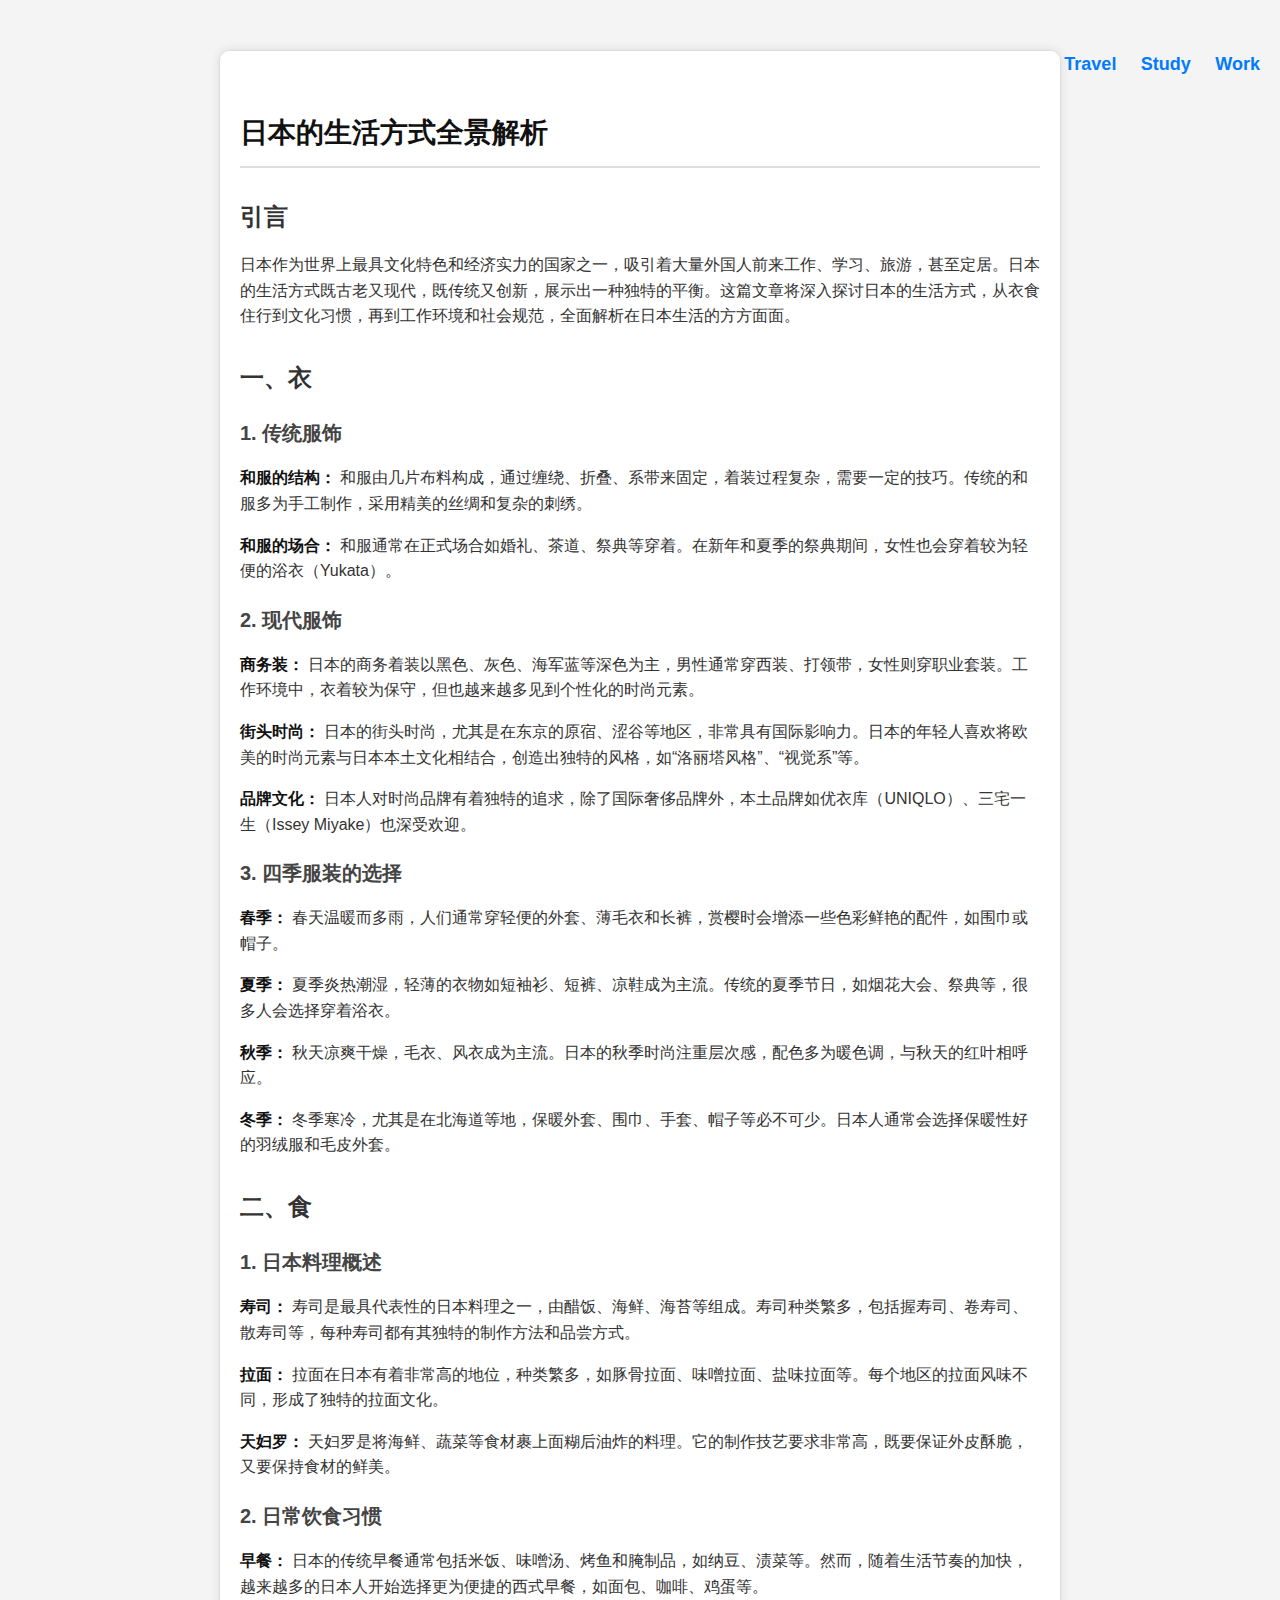
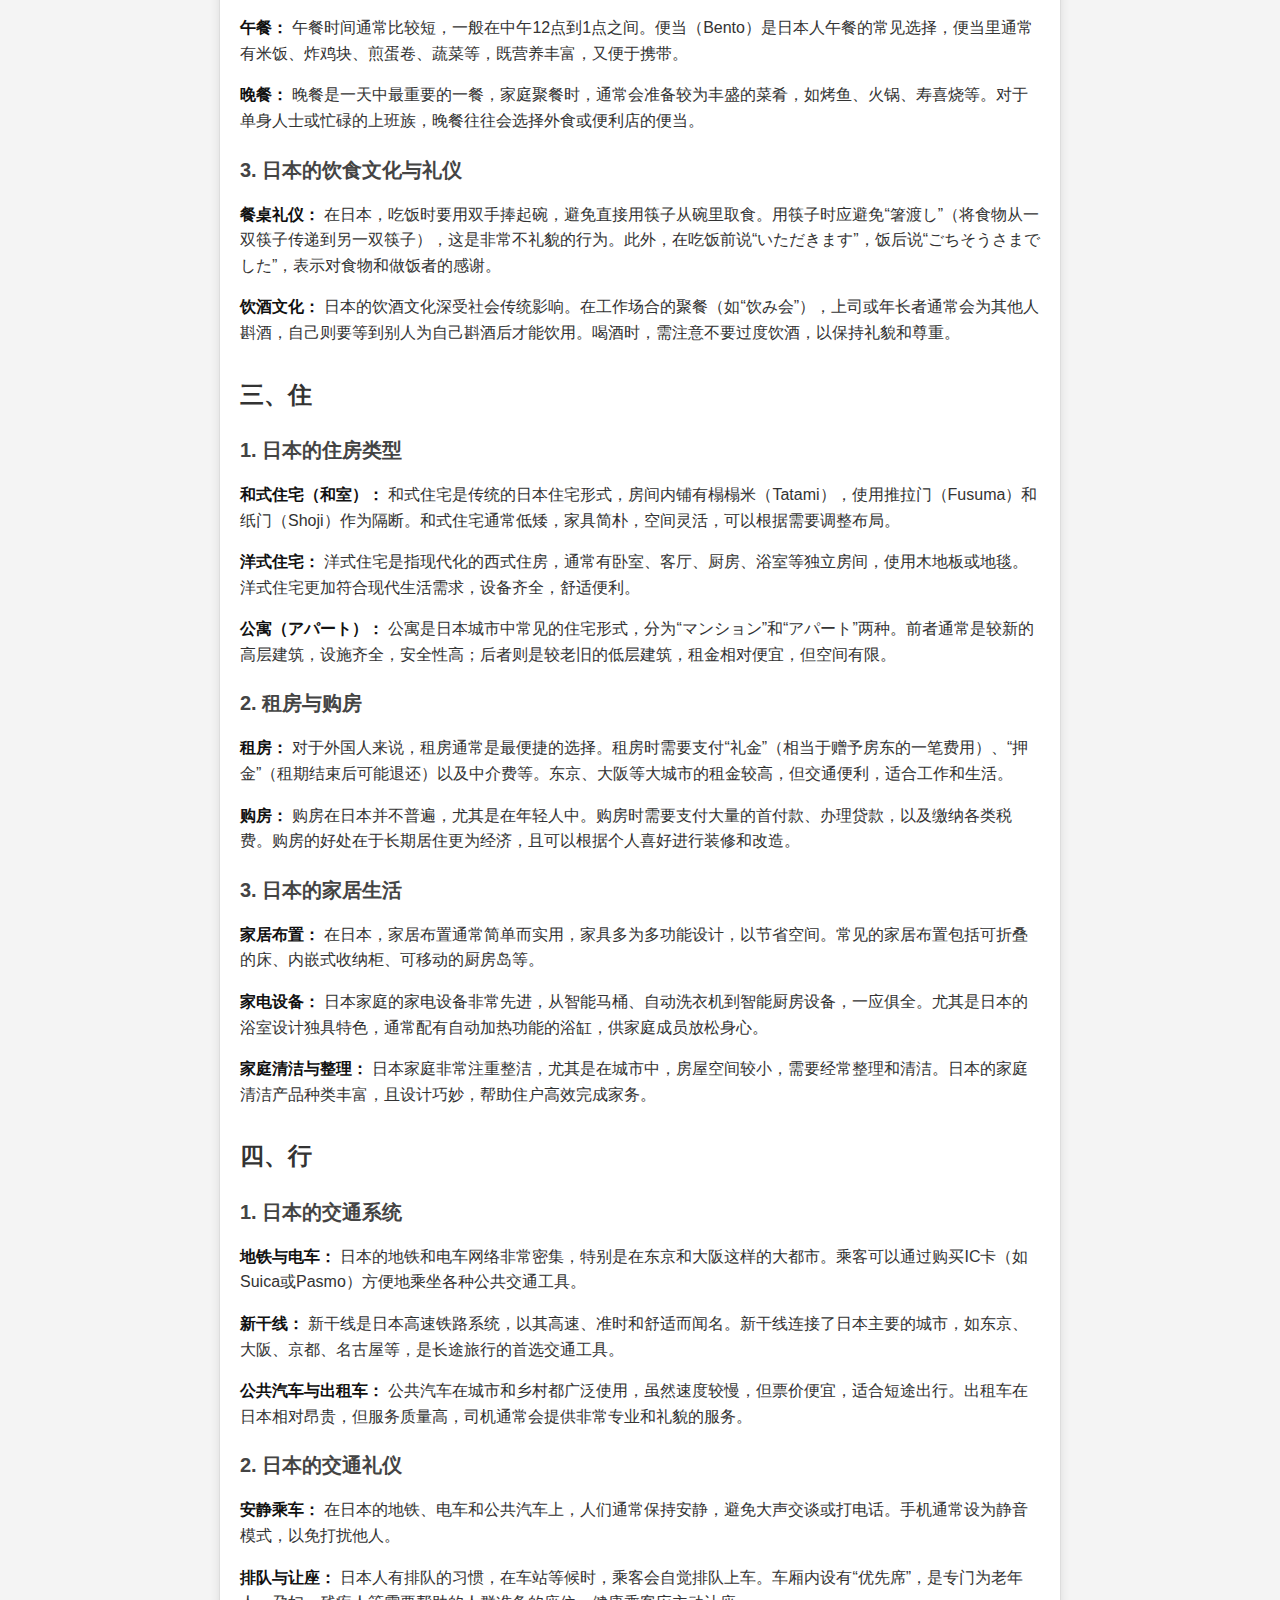
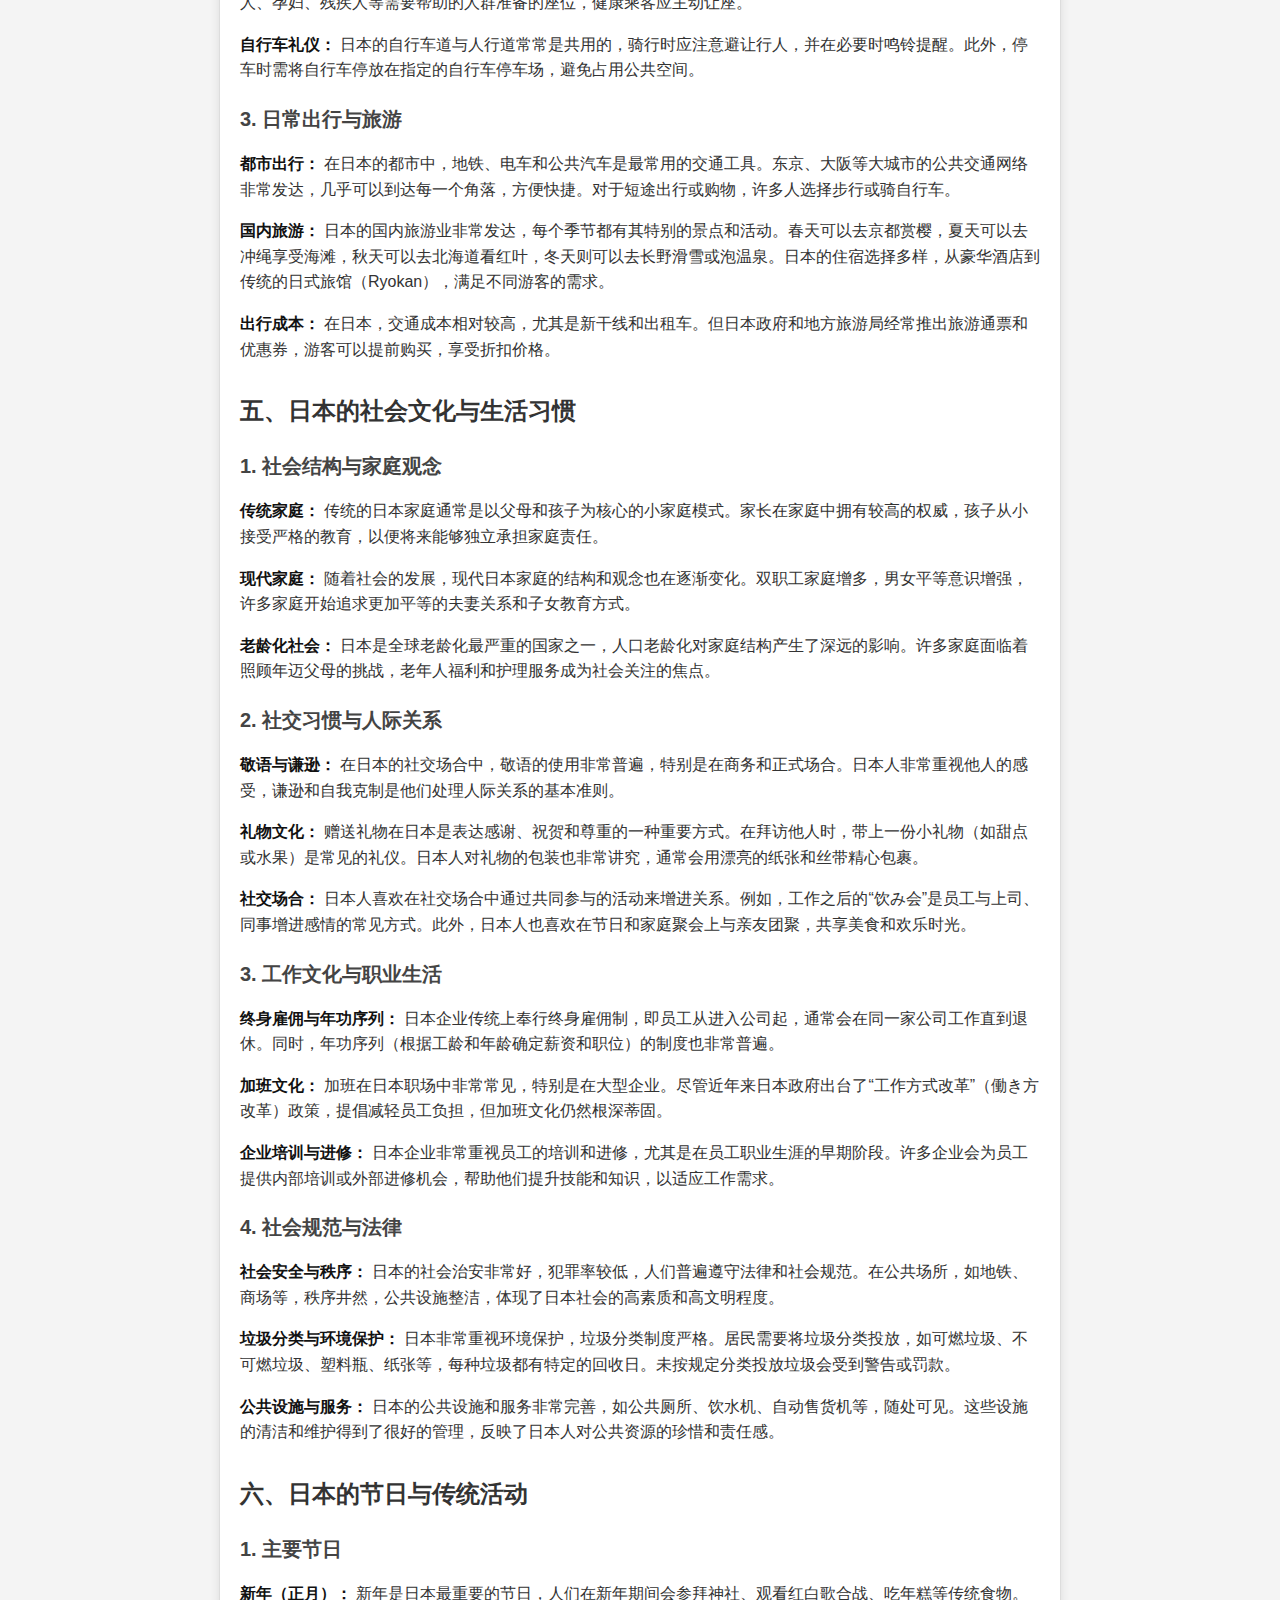
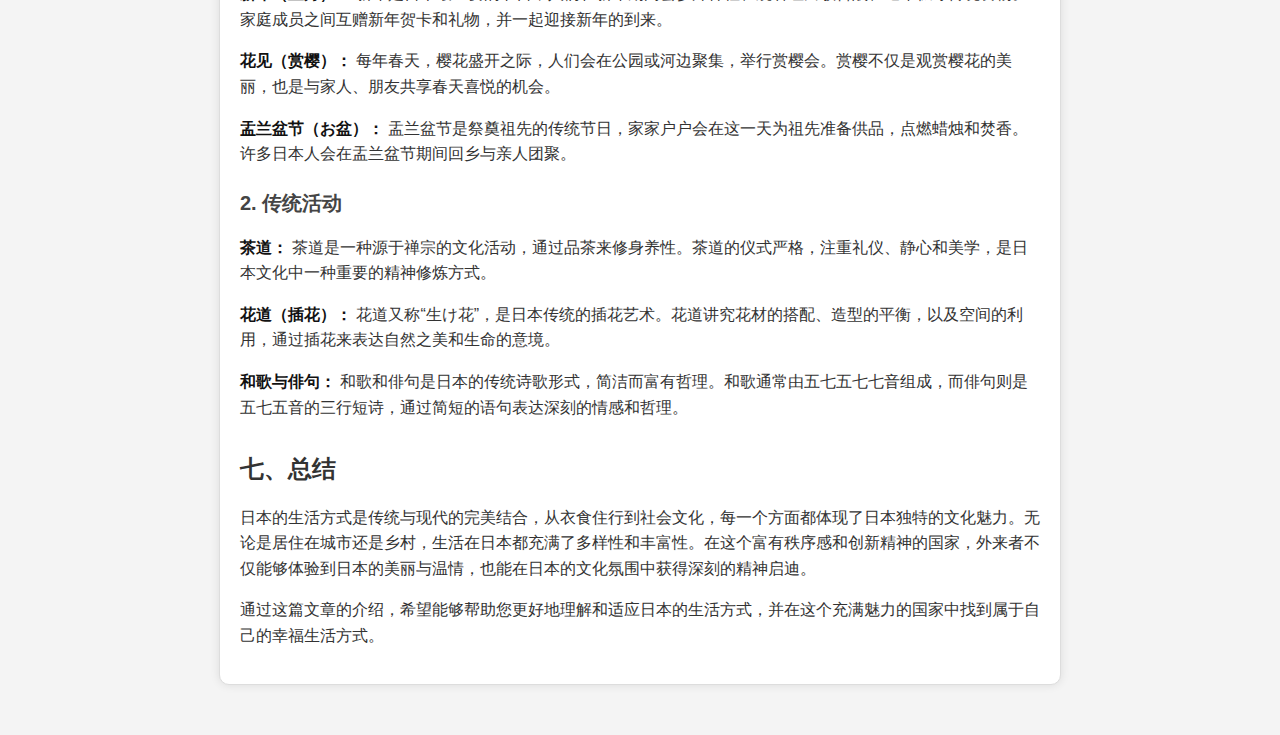
<file: life.html>
<!DOCTYPE html>
<html lang="en">
<head>
    <meta charset="UTF-8">
    <meta name="viewport" content="width=device-width, initial-scale=1.0">
    <title>Life in Japan</title>
    <link rel="stylesheet" href="life style.css"> <!-- 引用外部CSS文件 -->
</head>
<body>
    <nav>
        <ul>
            <li><a href="travel.html">Travel</a></li>
            <li><a href="study.html">Study</a></li>
            <li><a href="work.html">Work</a></li>
        </ul>
    </nav>
<body>
    <section class="section-content">
        <h2>日本的生活方式全景解析</h2>
        <h3>引言</h3>
        <p>日本作为世界上最具文化特色和经济实力的国家之一，吸引着大量外国人前来工作、学习、旅游，甚至定居。日本的生活方式既古老又现代，既传统又创新，展示出一种独特的平衡。这篇文章将深入探讨日本的生活方式，从衣食住行到文化习惯，再到工作环境和社会规范，全面解析在日本生活的方方面面。</p>

        <h3>一、衣</h3>
        <h4>1. 传统服饰</h4>
        <p><strong>和服的结构：</strong> 和服由几片布料构成，通过缠绕、折叠、系带来固定，着装过程复杂，需要一定的技巧。传统的和服多为手工制作，采用精美的丝绸和复杂的刺绣。</p>
        <p><strong>和服的场合：</strong> 和服通常在正式场合如婚礼、茶道、祭典等穿着。在新年和夏季的祭典期间，女性也会穿着较为轻便的浴衣（Yukata）。</p>

        <h4>2. 现代服饰</h4>
        <p><strong>商务装：</strong> 日本的商务着装以黑色、灰色、海军蓝等深色为主，男性通常穿西装、打领带，女性则穿职业套装。工作环境中，衣着较为保守，但也越来越多见到个性化的时尚元素。</p>
        <p><strong>街头时尚：</strong> 日本的街头时尚，尤其是在东京的原宿、涩谷等地区，非常具有国际影响力。日本的年轻人喜欢将欧美的时尚元素与日本本土文化相结合，创造出独特的风格，如“洛丽塔风格”、“视觉系”等。</p>
        <p><strong>品牌文化：</strong> 日本人对时尚品牌有着独特的追求，除了国际奢侈品牌外，本土品牌如优衣库（UNIQLO）、三宅一生（Issey Miyake）也深受欢迎。</p>

        <h4>3. 四季服装的选择</h4>
        <p><strong>春季：</strong> 春天温暖而多雨，人们通常穿轻便的外套、薄毛衣和长裤，赏樱时会增添一些色彩鲜艳的配件，如围巾或帽子。</p>
        <p><strong>夏季：</strong> 夏季炎热潮湿，轻薄的衣物如短袖衫、短裤、凉鞋成为主流。传统的夏季节日，如烟花大会、祭典等，很多人会选择穿着浴衣。</p>
        <p><strong>秋季：</strong> 秋天凉爽干燥，毛衣、风衣成为主流。日本的秋季时尚注重层次感，配色多为暖色调，与秋天的红叶相呼应。</p>
        <p><strong>冬季：</strong> 冬季寒冷，尤其是在北海道等地，保暖外套、围巾、手套、帽子等必不可少。日本人通常会选择保暖性好的羽绒服和毛皮外套。</p>

        <h3>二、食</h3>
        <h4>1. 日本料理概述</h4>
        <p><strong>寿司：</strong> 寿司是最具代表性的日本料理之一，由醋饭、海鲜、海苔等组成。寿司种类繁多，包括握寿司、卷寿司、散寿司等，每种寿司都有其独特的制作方法和品尝方式。</p>
        <p><strong>拉面：</strong> 拉面在日本有着非常高的地位，种类繁多，如豚骨拉面、味噌拉面、盐味拉面等。每个地区的拉面风味不同，形成了独特的拉面文化。</p>
        <p><strong>天妇罗：</strong> 天妇罗是将海鲜、蔬菜等食材裹上面糊后油炸的料理。它的制作技艺要求非常高，既要保证外皮酥脆，又要保持食材的鲜美。</p>

        <h4>2. 日常饮食习惯</h4>
        <p><strong>早餐：</strong> 日本的传统早餐通常包括米饭、味噌汤、烤鱼和腌制品，如纳豆、渍菜等。然而，随着生活节奏的加快，越来越多的日本人开始选择更为便捷的西式早餐，如面包、咖啡、鸡蛋等。</p>
        <p><strong>午餐：</strong> 午餐时间通常比较短，一般在中午12点到1点之间。便当（Bento）是日本人午餐的常见选择，便当里通常有米饭、炸鸡块、煎蛋卷、蔬菜等，既营养丰富，又便于携带。</p>
        <p><strong>晚餐：</strong> 晚餐是一天中最重要的一餐，家庭聚餐时，通常会准备较为丰盛的菜肴，如烤鱼、火锅、寿喜烧等。对于单身人士或忙碌的上班族，晚餐往往会选择外食或便利店的便当。</p>

        <h4>3. 日本的饮食文化与礼仪</h4>
        <p><strong>餐桌礼仪：</strong> 在日本，吃饭时要用双手捧起碗，避免直接用筷子从碗里取食。用筷子时应避免“箸渡し”（将食物从一双筷子传递到另一双筷子），这是非常不礼貌的行为。此外，在吃饭前说“いただきます”，饭后说“ごちそうさまでした”，表示对食物和做饭者的感谢。</p>
        <p><strong>饮酒文化：</strong> 日本的饮酒文化深受社会传统影响。在工作场合的聚餐（如“饮み会”），上司或年长者通常会为其他人斟酒，自己则要等到别人为自己斟酒后才能饮用。喝酒时，需注意不要过度饮酒，以保持礼貌和尊重。</p>

        <h3>三、住</h3>
        <h4>1. 日本的住房类型</h4>
        <p><strong>和式住宅（和室）：</strong> 和式住宅是传统的日本住宅形式，房间内铺有榻榻米（Tatami），使用推拉门（Fusuma）和纸门（Shoji）作为隔断。和式住宅通常低矮，家具简朴，空间灵活，可以根据需要调整布局。</p>
        <p><strong>洋式住宅：</strong> 洋式住宅是指现代化的西式住房，通常有卧室、客厅、厨房、浴室等独立房间，使用木地板或地毯。洋式住宅更加符合现代生活需求，设备齐全，舒适便利。</p>
        <p><strong>公寓（アパート）：</strong> 公寓是日本城市中常见的住宅形式，分为“マンション”和“アパート”两种。前者通常是较新的高层建筑，设施齐全，安全性高；后者则是较老旧的低层建筑，租金相对便宜，但空间有限。</p>

        <h4>2. 租房与购房</h4>
        <p><strong>租房：</strong> 对于外国人来说，租房通常是最便捷的选择。租房时需要支付“礼金”（相当于赠予房东的一笔费用）、“押金”（租期结束后可能退还）以及中介费等。东京、大阪等大城市的租金较高，但交通便利，适合工作和生活。</p>
        <p><strong>购房：</strong> 购房在日本并不普遍，尤其是在年轻人中。购房时需要支付大量的首付款、办理贷款，以及缴纳各类税费。购房的好处在于长期居住更为经济，且可以根据个人喜好进行装修和改造。</p>

        <h4>3. 日本的家居生活</h4>
        <p><strong>家居布置：</strong> 在日本，家居布置通常简单而实用，家具多为多功能设计，以节省空间。常见的家居布置包括可折叠的床、内嵌式收纳柜、可移动的厨房岛等。</p>
        <p><strong>家电设备：</strong> 日本家庭的家电设备非常先进，从智能马桶、自动洗衣机到智能厨房设备，一应俱全。尤其是日本的浴室设计独具特色，通常配有自动加热功能的浴缸，供家庭成员放松身心。</p>
        <p><strong>家庭清洁与整理：</strong> 日本家庭非常注重整洁，尤其是在城市中，房屋空间较小，需要经常整理和清洁。日本的家庭清洁产品种类丰富，且设计巧妙，帮助住户高效完成家务。</p>

       <h3>四、行</h3>
        <h4>1. 日本的交通系统</h4>
        <p><strong>地铁与电车：</strong> 日本的地铁和电车网络非常密集，特别是在东京和大阪这样的大都市。乘客可以通过购买IC卡（如Suica或Pasmo）方便地乘坐各种公共交通工具。</p>
        <p><strong>新干线：</strong> 新干线是日本高速铁路系统，以其高速、准时和舒适而闻名。新干线连接了日本主要的城市，如东京、大阪、京都、名古屋等，是长途旅行的首选交通工具。</p>
        <p><strong>公共汽车与出租车：</strong> 公共汽车在城市和乡村都广泛使用，虽然速度较慢，但票价便宜，适合短途出行。出租车在日本相对昂贵，但服务质量高，司机通常会提供非常专业和礼貌的服务。</p>

        <h4>2. 日本的交通礼仪</h4>
        <p><strong>安静乘车：</strong> 在日本的地铁、电车和公共汽车上，人们通常保持安静，避免大声交谈或打电话。手机通常设为静音模式，以免打扰他人。</p>
        <p><strong>排队与让座：</strong> 日本人有排队的习惯，在车站等候时，乘客会自觉排队上车。车厢内设有“优先席”，是专门为老年人、孕妇、残疾人等需要帮助的人群准备的座位，健康乘客应主动让座。</p>
        <p><strong>自行车礼仪：</strong> 日本的自行车道与人行道常常是共用的，骑行时应注意避让行人，并在必要时鸣铃提醒。此外，停车时需将自行车停放在指定的自行车停车场，避免占用公共空间。</p>

        <h4>3. 日常出行与旅游</h4>
        <p><strong>都市出行：</strong> 在日本的都市中，地铁、电车和公共汽车是最常用的交通工具。东京、大阪等大城市的公共交通网络非常发达，几乎可以到达每一个角落，方便快捷。对于短途出行或购物，许多人选择步行或骑自行车。</p>
        <p><strong>国内旅游：</strong> 日本的国内旅游业非常发达，每个季节都有其特别的景点和活动。春天可以去京都赏樱，夏天可以去冲绳享受海滩，秋天可以去北海道看红叶，冬天则可以去长野滑雪或泡温泉。日本的住宿选择多样，从豪华酒店到传统的日式旅馆（Ryokan），满足不同游客的需求。</p>
        <p><strong>出行成本：</strong> 在日本，交通成本相对较高，尤其是新干线和出租车。但日本政府和地方旅游局经常推出旅游通票和优惠券，游客可以提前购买，享受折扣价格。</p>

        <h3>五、日本的社会文化与生活习惯</h3>
        <h4>1. 社会结构与家庭观念</h4>
        <p><strong>传统家庭：</strong> 传统的日本家庭通常是以父母和孩子为核心的小家庭模式。家长在家庭中拥有较高的权威，孩子从小接受严格的教育，以便将来能够独立承担家庭责任。</p>
        <p><strong>现代家庭：</strong> 随着社会的发展，现代日本家庭的结构和观念也在逐渐变化。双职工家庭增多，男女平等意识增强，许多家庭开始追求更加平等的夫妻关系和子女教育方式。</p>
        <p><strong>老龄化社会：</strong> 日本是全球老龄化最严重的国家之一，人口老龄化对家庭结构产生了深远的影响。许多家庭面临着照顾年迈父母的挑战，老年人福利和护理服务成为社会关注的焦点。</p>

        <h4>2. 社交习惯与人际关系</h4>
        <p><strong>敬语与谦逊：</strong> 在日本的社交场合中，敬语的使用非常普遍，特别是在商务和正式场合。日本人非常重视他人的感受，谦逊和自我克制是他们处理人际关系的基本准则。</p>
        <p><strong>礼物文化：</strong> 赠送礼物在日本是表达感谢、祝贺和尊重的一种重要方式。在拜访他人时，带上一份小礼物（如甜点或水果）是常见的礼仪。日本人对礼物的包装也非常讲究，通常会用漂亮的纸张和丝带精心包裹。</p>
        <p><strong>社交场合：</strong> 日本人喜欢在社交场合中通过共同参与的活动来增进关系。例如，工作之后的“饮み会”是员工与上司、同事增进感情的常见方式。此外，日本人也喜欢在节日和家庭聚会上与亲友团聚，共享美食和欢乐时光。</p>

        <h4>3. 工作文化与职业生活</h4>
        <p><strong>终身雇佣与年功序列：</strong> 日本企业传统上奉行终身雇佣制，即员工从进入公司起，通常会在同一家公司工作直到退休。同时，年功序列（根据工龄和年龄确定薪资和职位）的制度也非常普遍。</p>
        <p><strong>加班文化：</strong> 加班在日本职场中非常常见，特别是在大型企业。尽管近年来日本政府出台了“工作方式改革”（働き方改革）政策，提倡减轻员工负担，但加班文化仍然根深蒂固。</p>
        <p><strong>企业培训与进修：</strong> 日本企业非常重视员工的培训和进修，尤其是在员工职业生涯的早期阶段。许多企业会为员工提供内部培训或外部进修机会，帮助他们提升技能和知识，以适应工作需求。</p>

        <h4>4. 社会规范与法律</h4>
        <p><strong>社会安全与秩序：</strong> 日本的社会治安非常好，犯罪率较低，人们普遍遵守法律和社会规范。在公共场所，如地铁、商场等，秩序井然，公共设施整洁，体现了日本社会的高素质和高文明程度。</p>
        <p><strong>垃圾分类与环境保护：</strong> 日本非常重视环境保护，垃圾分类制度严格。居民需要将垃圾分类投放，如可燃垃圾、不可燃垃圾、塑料瓶、纸张等，每种垃圾都有特定的回收日。未按规定分类投放垃圾会受到警告或罚款。</p>
        <p><strong>公共设施与服务：</strong> 日本的公共设施和服务非常完善，如公共厕所、饮水机、自动售货机等，随处可见。这些设施的清洁和维护得到了很好的管理，反映了日本人对公共资源的珍惜和责任感。</p>

        <h3>六、日本的节日与传统活动</h3>
        <h4>1. 主要节日</h4>
        <p><strong>新年（正月）：</strong> 新年是日本最重要的节日，人们在新年期间会参拜神社、观看红白歌合战、吃年糕等传统食物。家庭成员之间互赠新年贺卡和礼物，并一起迎接新年的到来。</p>
        <p><strong>花见（赏樱）：</strong> 每年春天，樱花盛开之际，人们会在公园或河边聚集，举行赏樱会。赏樱不仅是观赏樱花的美丽，也是与家人、朋友共享春天喜悦的机会。</p>
        <p><strong>盂兰盆节（お盆）：</strong> 盂兰盆节是祭奠祖先的传统节日，家家户户会在这一天为祖先准备供品，点燃蜡烛和焚香。许多日本人会在盂兰盆节期间回乡与亲人团聚。</p>

        <h4>2. 传统活动</h4>
        <p><strong>茶道：</strong> 茶道是一种源于禅宗的文化活动，通过品茶来修身养性。茶道的仪式严格，注重礼仪、静心和美学，是日本文化中一种重要的精神修炼方式。</p>
        <p><strong>花道（插花）：</strong> 花道又称“生け花”，是日本传统的插花艺术。花道讲究花材的搭配、造型的平衡，以及空间的利用，通过插花来表达自然之美和生命的意境。</p>
        <p><strong>和歌与俳句：</strong> 和歌和俳句是日本的传统诗歌形式，简洁而富有哲理。和歌通常由五七五七七音组成，而俳句则是五七五音的三行短诗，通过简短的语句表达深刻的情感和哲理。</p>

        <h3>七、总结</h3>
        <p>日本的生活方式是传统与现代的完美结合，从衣食住行到社会文化，每一个方面都体现了日本独特的文化魅力。无论是居住在城市还是乡村，生活在日本都充满了多样性和丰富性。在这个富有秩序感和创新精神的国家，外来者不仅能够体验到日本的美丽与温情，也能在日本的文化氛围中获得深刻的精神启迪。</p>
        <p>通过这篇文章的介绍，希望能够帮助您更好地理解和适应日本的生活方式，并在这个充满魅力的国家中找到属于自己的幸福生活方式。</p>
    </section>
</body>
</html>
</file>
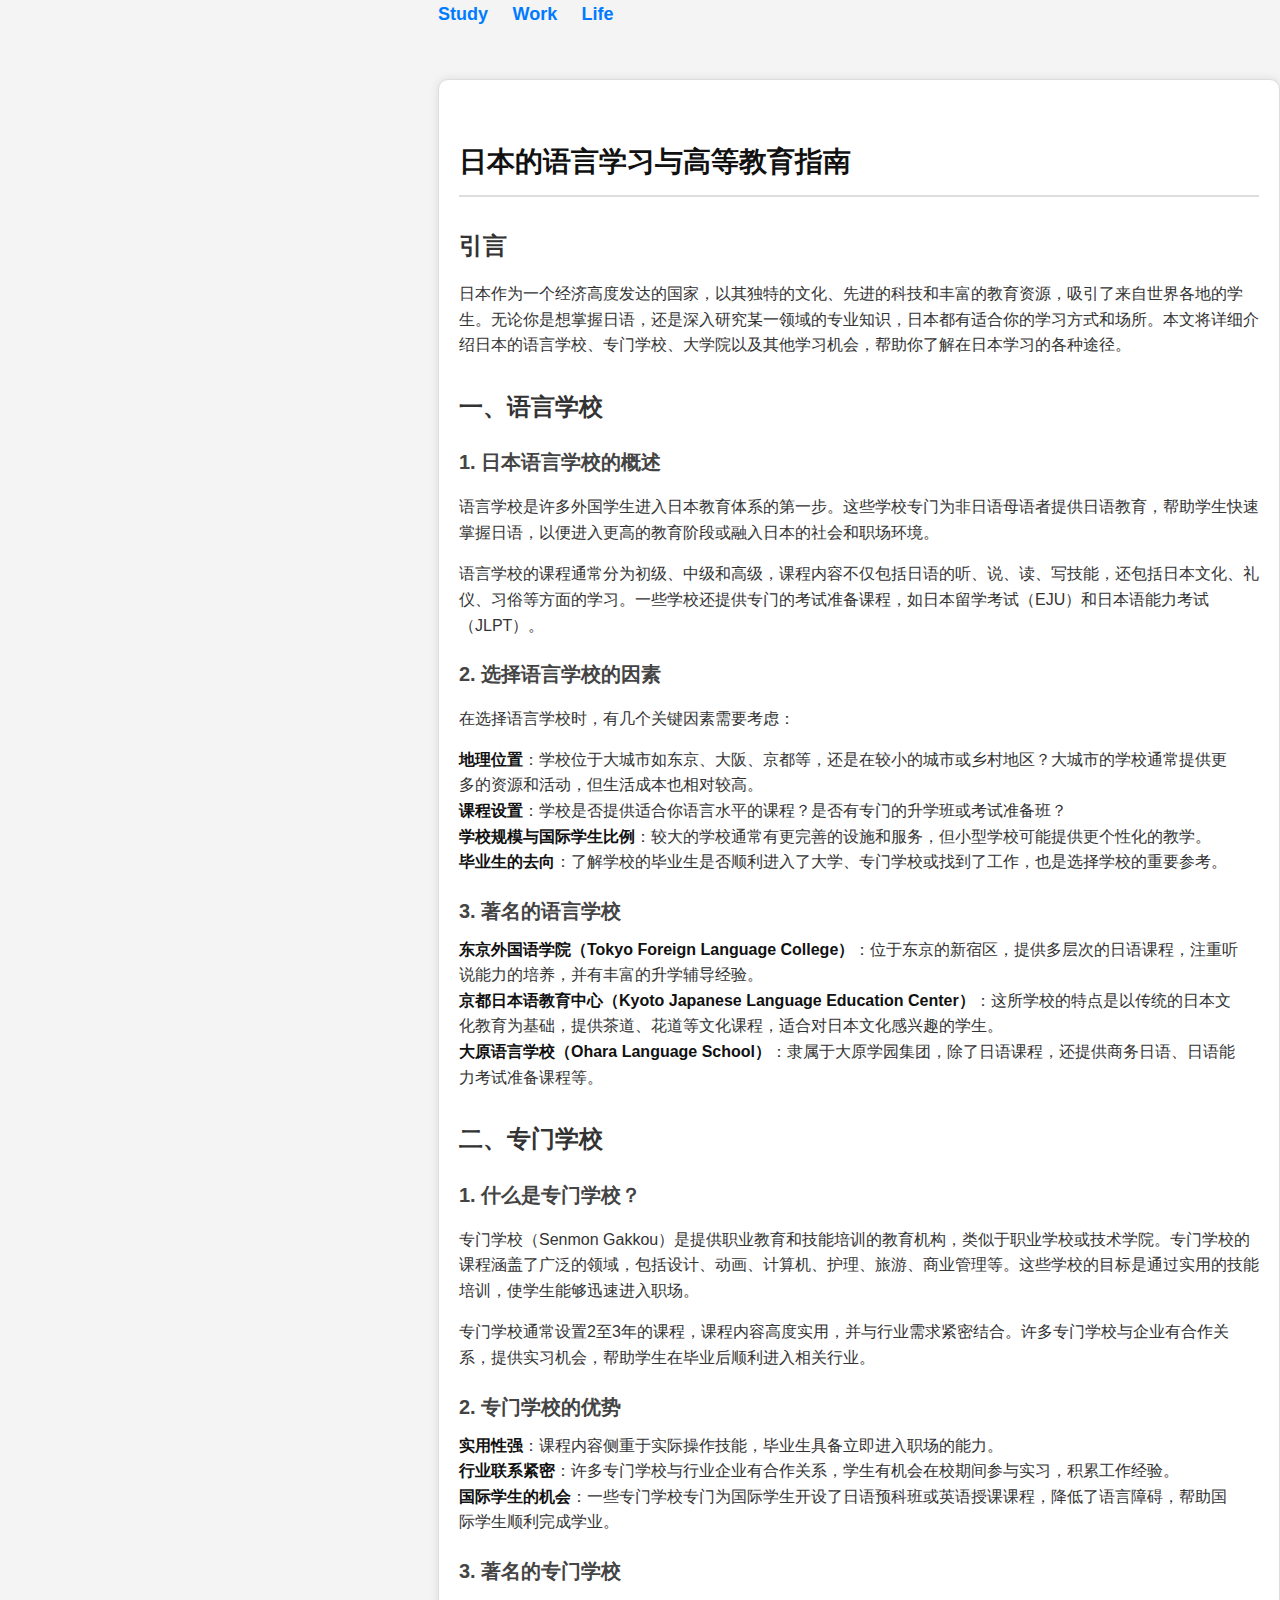
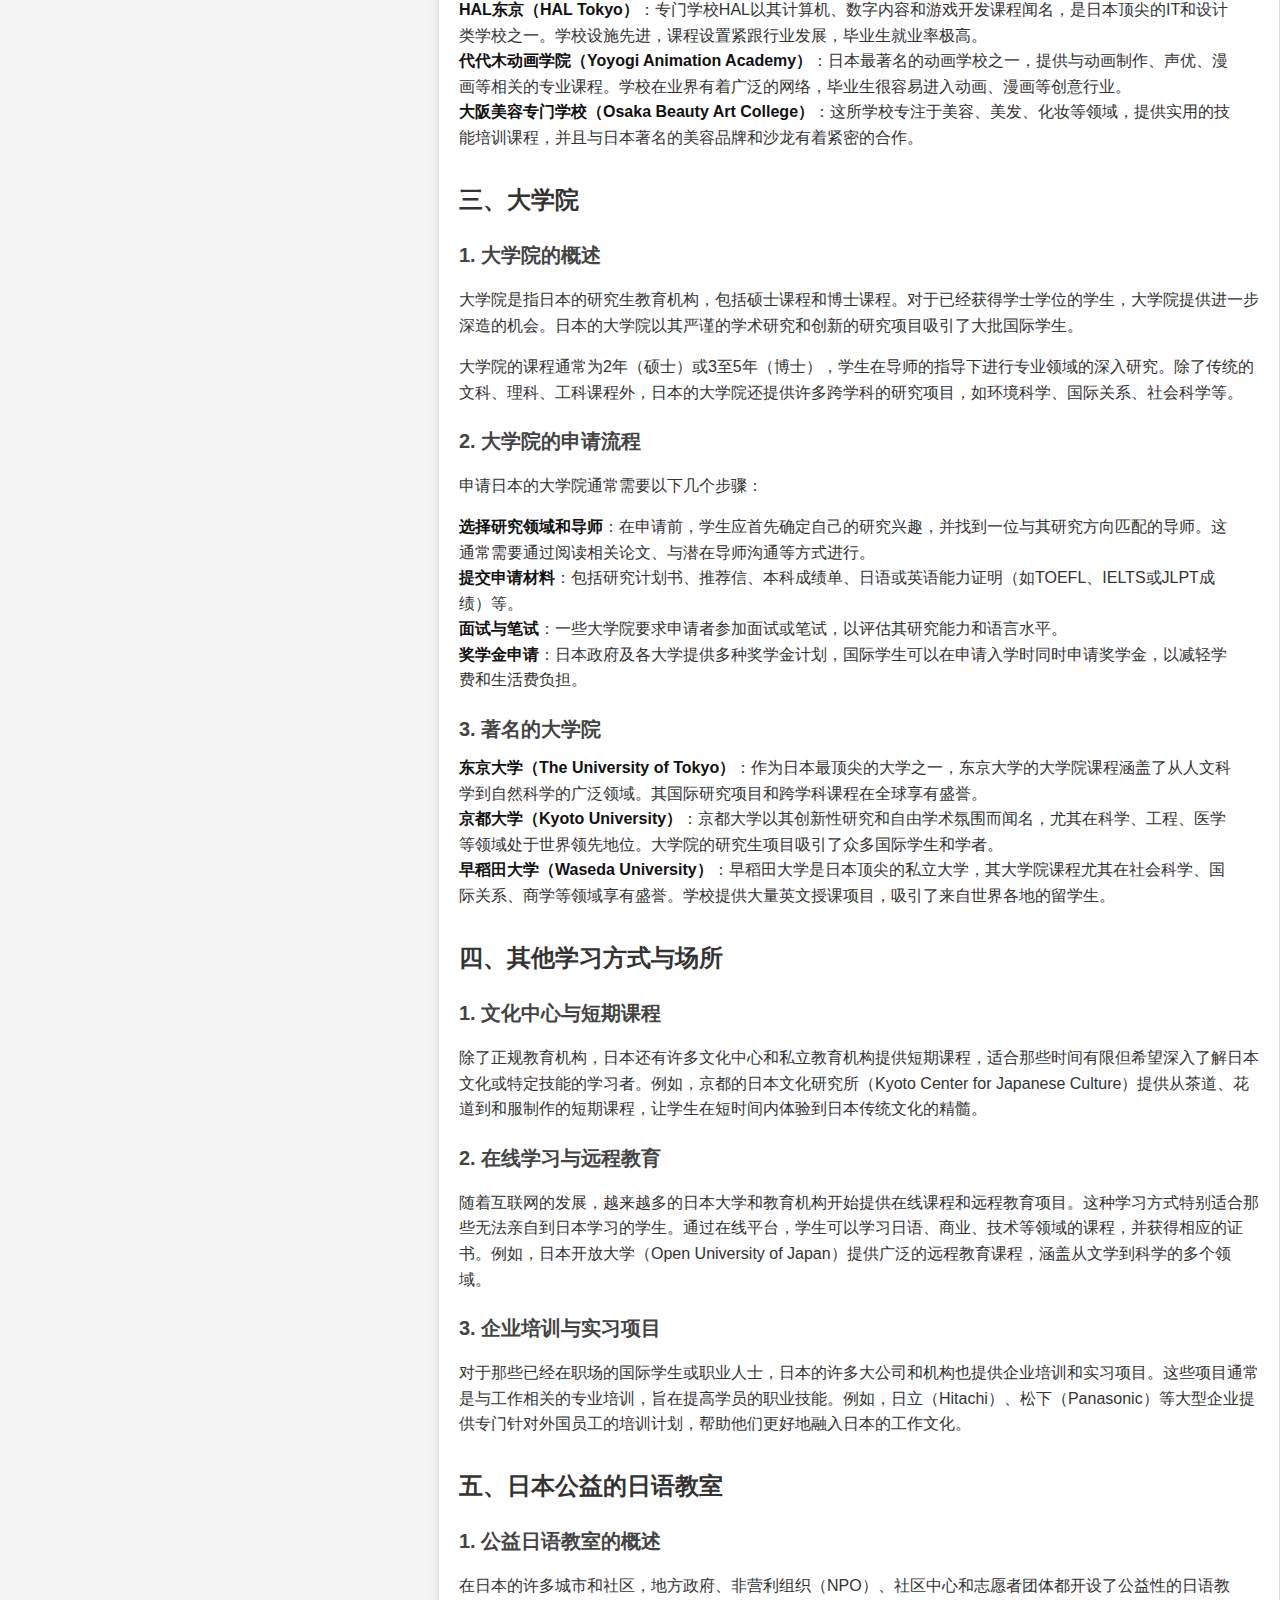
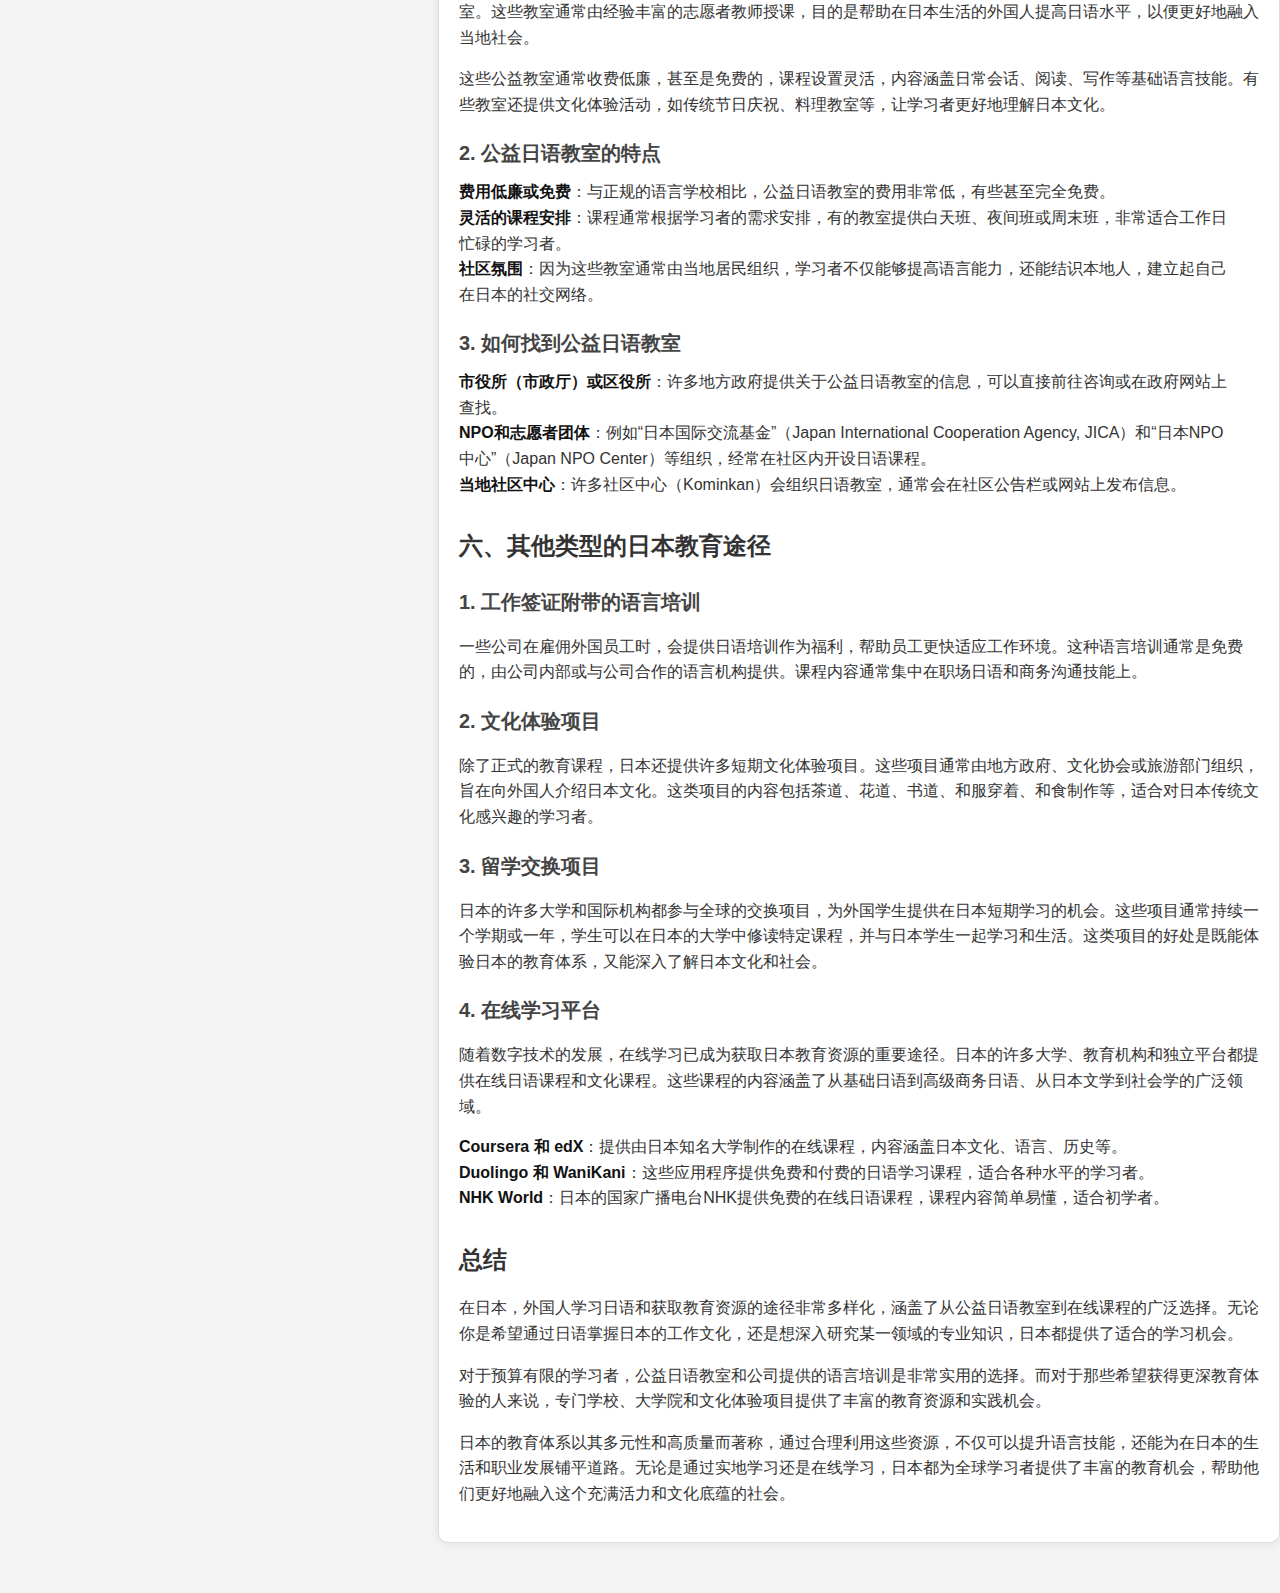
<file: study jp.html>
<!DOCTYPE html>
<html lang="en">
<head>
    <meta charset="UTF-8">
    <meta name="viewport" content="width=device-width, initial-scale=1.0">
    <title>日本的语言学习与高等教育指南</title>
    <link rel="stylesheet" href="study style.css"> <!-- 引用外部CSS文件 -->
</head>
<nav>
    <ul>
        <li><a href="study jp.html">Study</a></li>
        <li><a href="work jp.html">Work</a></li>
        <li><a href="life.html">Life</a></li>
    </ul>
<body>
    <section class="section-content">
        <h2>日本的语言学习与高等教育指南</h2>

        <h3>引言</h3>
        <p>日本作为一个经济高度发达的国家，以其独特的文化、先进的科技和丰富的教育资源，吸引了来自世界各地的学生。无论你是想掌握日语，还是深入研究某一领域的专业知识，日本都有适合你的学习方式和场所。本文将详细介绍日本的语言学校、专门学校、大学院以及其他学习机会，帮助你了解在日本学习的各种途径。</p>

        <h3>一、语言学校</h3>

        <h4>1. 日本语言学校的概述</h4>
        <p>语言学校是许多外国学生进入日本教育体系的第一步。这些学校专门为非日语母语者提供日语教育，帮助学生快速掌握日语，以便进入更高的教育阶段或融入日本的社会和职场环境。</p>
        <p>语言学校的课程通常分为初级、中级和高级，课程内容不仅包括日语的听、说、读、写技能，还包括日本文化、礼仪、习俗等方面的学习。一些学校还提供专门的考试准备课程，如日本留学考试（EJU）和日本语能力考试（JLPT）。</p>

        <h4>2. 选择语言学校的因素</h4>
        <p>在选择语言学校时，有几个关键因素需要考虑：</p>
        <ul>
            <li><strong>地理位置</strong>：学校位于大城市如东京、大阪、京都等，还是在较小的城市或乡村地区？大城市的学校通常提供更多的资源和活动，但生活成本也相对较高。</li>
            <li><strong>课程设置</strong>：学校是否提供适合你语言水平的课程？是否有专门的升学班或考试准备班？</li>
            <li><strong>学校规模与国际学生比例</strong>：较大的学校通常有更完善的设施和服务，但小型学校可能提供更个性化的教学。</li>
            <li><strong>毕业生的去向</strong>：了解学校的毕业生是否顺利进入了大学、专门学校或找到了工作，也是选择学校的重要参考。</li>
        </ul>

        <h4>3. 著名的语言学校</h4>
        <ul>
            <li><strong>东京外国语学院（Tokyo Foreign Language College）</strong>：位于东京的新宿区，提供多层次的日语课程，注重听说能力的培养，并有丰富的升学辅导经验。</li>
            <li><strong>京都日本语教育中心（Kyoto Japanese Language Education Center）</strong>：这所学校的特点是以传统的日本文化教育为基础，提供茶道、花道等文化课程，适合对日本文化感兴趣的学生。</li>
            <li><strong>大原语言学校（Ohara Language School）</strong>：隶属于大原学园集团，除了日语课程，还提供商务日语、日语能力考试准备课程等。</li>
        </ul>

        <h3>二、专门学校</h3>

        <h4>1. 什么是专门学校？</h4>
        <p>专门学校（Senmon Gakkou）是提供职业教育和技能培训的教育机构，类似于职业学校或技术学院。专门学校的课程涵盖了广泛的领域，包括设计、动画、计算机、护理、旅游、商业管理等。这些学校的目标是通过实用的技能培训，使学生能够迅速进入职场。</p>
        <p>专门学校通常设置2至3年的课程，课程内容高度实用，并与行业需求紧密结合。许多专门学校与企业有合作关系，提供实习机会，帮助学生在毕业后顺利进入相关行业。</p>

        <h4>2. 专门学校的优势</h4>
        <ul>
            <li><strong>实用性强</strong>：课程内容侧重于实际操作技能，毕业生具备立即进入职场的能力。</li>
            <li><strong>行业联系紧密</strong>：许多专门学校与行业企业有合作关系，学生有机会在校期间参与实习，积累工作经验。</li>
            <li><strong>国际学生的机会</strong>：一些专门学校专门为国际学生开设了日语预科班或英语授课课程，降低了语言障碍，帮助国际学生顺利完成学业。</li>
        </ul>

        <h4>3. 著名的专门学校</h4>
        <ul>
            <li><strong>HAL东京（HAL Tokyo）</strong>：专门学校HAL以其计算机、数字内容和游戏开发课程闻名，是日本顶尖的IT和设计类学校之一。学校设施先进，课程设置紧跟行业发展，毕业生就业率极高。</li>
            <li><strong>代代木动画学院（Yoyogi Animation Academy）</strong>：日本最著名的动画学校之一，提供与动画制作、声优、漫画等相关的专业课程。学校在业界有着广泛的网络，毕业生很容易进入动画、漫画等创意行业。</li>
            <li><strong>大阪美容专门学校（Osaka Beauty Art College）</strong>：这所学校专注于美容、美发、化妆等领域，提供实用的技能培训课程，并且与日本著名的美容品牌和沙龙有着紧密的合作。</li>
        </ul>

        <h3>三、大学院</h3>

        <h4>1. 大学院的概述</h4>
        <p>大学院是指日本的研究生教育机构，包括硕士课程和博士课程。对于已经获得学士学位的学生，大学院提供进一步深造的机会。日本的大学院以其严谨的学术研究和创新的研究项目吸引了大批国际学生。</p>
        <p>大学院的课程通常为2年（硕士）或3至5年（博士），学生在导师的指导下进行专业领域的深入研究。除了传统的文科、理科、工科课程外，日本的大学院还提供许多跨学科的研究项目，如环境科学、国际关系、社会科学等。</p>

        <h4>2. 大学院的申请流程</h4>
        <p>申请日本的大学院通常需要以下几个步骤：</p>
        <ul>
            <li><strong>选择研究领域和导师</strong>：在申请前，学生应首先确定自己的研究兴趣，并找到一位与其研究方向匹配的导师。这通常需要通过阅读相关论文、与潜在导师沟通等方式进行。</li>
            <li><strong>提交申请材料</strong>：包括研究计划书、推荐信、本科成绩单、日语或英语能力证明（如TOEFL、IELTS或JLPT成绩）等。</li>
            <li><strong>面试与笔试</strong>：一些大学院要求申请者参加面试或笔试，以评估其研究能力和语言水平。</li>
            <li><strong>奖学金申请</strong>：日本政府及各大学提供多种奖学金计划，国际学生可以在申请入学时同时申请奖学金，以减轻学费和生活费负担。</li>
        </ul>

        <h4>3. 著名的大学院</h4>
        <ul>
            <li><strong>东京大学（The University of Tokyo）</strong>：作为日本最顶尖的大学之一，东京大学的大学院课程涵盖了从人文科学到自然科学的广泛领域。其国际研究项目和跨学科课程在全球享有盛誉。</li>
            <li><strong>京都大学（Kyoto University）</strong>：京都大学以其创新性研究和自由学术氛围而闻名，尤其在科学、工程、医学等领域处于世界领先地位。大学院的研究生项目吸引了众多国际学生和学者。</li>
            <li><strong>早稻田大学（Waseda University）</strong>：早稻田大学是日本顶尖的私立大学，其大学院课程尤其在社会科学、国际关系、商学等领域享有盛誉。学校提供大量英文授课项目，吸引了来自世界各地的留学生。</li>
        </ul>

        <h3>四、其他学习方式与场所</h3>

        <h4>1. 文化中心与短期课程</h4>
        <p>除了正规教育机构，日本还有许多文化中心和私立教育机构提供短期课程，适合那些时间有限但希望深入了解日本文化或特定技能的学习者。例如，京都的日本文化研究所（Kyoto Center for Japanese Culture）提供从茶道、花道到和服制作的短期课程，让学生在短时间内体验到日本传统文化的精髓。</p>

        <h4>2. 在线学习与远程教育</h4>
        <p>随着互联网的发展，越来越多的日本大学和教育机构开始提供在线课程和远程教育项目。这种学习方式特别适合那些无法亲自到日本学习的学生。通过在线平台，学生可以学习日语、商业、技术等领域的课程，并获得相应的证书。例如，日本开放大学（Open University of Japan）提供广泛的远程教育课程，涵盖从文学到科学的多个领域。</p>

        <h4>3. 企业培训与实习项目</h4>
        <p>对于那些已经在职场的国际学生或职业人士，日本的许多大公司和机构也提供企业培训和实习项目。这些项目通常是与工作相关的专业培训，旨在提高学员的职业技能。例如，日立（Hitachi）、松下（Panasonic）等大型企业提供专门针对外国员工的培训计划，帮助他们更好地融入日本的工作文化。</p>

        <h3>五、日本公益的日语教室</h3>

        <h4>1. 公益日语教室的概述</h4>
        <p>在日本的许多城市和社区，地方政府、非营利组织（NPO）、社区中心和志愿者团体都开设了公益性的日语教室。这些教室通常由经验丰富的志愿者教师授课，目的是帮助在日本生活的外国人提高日语水平，以便更好地融入当地社会。</p>
        <p>这些公益教室通常收费低廉，甚至是免费的，课程设置灵活，内容涵盖日常会话、阅读、写作等基础语言技能。有些教室还提供文化体验活动，如传统节日庆祝、料理教室等，让学习者更好地理解日本文化。</p>

        <h4>2. 公益日语教室的特点</h4>
        <ul>
            <li><strong>费用低廉或免费</strong>：与正规的语言学校相比，公益日语教室的费用非常低，有些甚至完全免费。</li>
            <li><strong>灵活的课程安排</strong>：课程通常根据学习者的需求安排，有的教室提供白天班、夜间班或周末班，非常适合工作日忙碌的学习者。</li>
            <li><strong>社区氛围</strong>：因为这些教室通常由当地居民组织，学习者不仅能够提高语言能力，还能结识本地人，建立起自己在日本的社交网络。</li>
        </ul>

        <h4>3. 如何找到公益日语教室</h4>
        <ul>
            <li><strong>市役所（市政厅）或区役所</strong>：许多地方政府提供关于公益日语教室的信息，可以直接前往咨询或在政府网站上查找。</li>
            <li><strong>NPO和志愿者团体</strong>：例如“日本国际交流基金”（Japan International Cooperation Agency, JICA）和“日本NPO中心”（Japan NPO Center）等组织，经常在社区内开设日语课程。</li>
            <li><strong>当地社区中心</strong>：许多社区中心（Kominkan）会组织日语教室，通常会在社区公告栏或网站上发布信息。</li>
        </ul>

        <h3>六、其他类型的日本教育途径</h3>

        <h4>1. 工作签证附带的语言培训</h4>
        <p>一些公司在雇佣外国员工时，会提供日语培训作为福利，帮助员工更快适应工作环境。这种语言培训通常是免费的，由公司内部或与公司合作的语言机构提供。课程内容通常集中在职场日语和商务沟通技能上。</p>

        <h4>2. 文化体验项目</h4>
        <p>除了正式的教育课程，日本还提供许多短期文化体验项目。这些项目通常由地方政府、文化协会或旅游部门组织，旨在向外国人介绍日本文化。这类项目的内容包括茶道、花道、书道、和服穿着、和食制作等，适合对日本传统文化感兴趣的学习者。</p>

        <h4>3. 留学交换项目</h4>
        <p>日本的许多大学和国际机构都参与全球的交换项目，为外国学生提供在日本短期学习的机会。这些项目通常持续一个学期或一年，学生可以在日本的大学中修读特定课程，并与日本学生一起学习和生活。这类项目的好处是既能体验日本的教育体系，又能深入了解日本文化和社会。</p>

        <h4>4. 在线学习平台</h4>
        <p>随着数字技术的发展，在线学习已成为获取日本教育资源的重要途径。日本的许多大学、教育机构和独立平台都提供在线日语课程和文化课程。这些课程的内容涵盖了从基础日语到高级商务日语、从日本文学到社会学的广泛领域。</p>

        <ul>
            <li><strong>Coursera 和 edX</strong>：提供由日本知名大学制作的在线课程，内容涵盖日本文化、语言、历史等。</li>
            <li><strong>Duolingo 和 WaniKani</strong>：这些应用程序提供免费和付费的日语学习课程，适合各种水平的学习者。</li>
            <li><strong>NHK World</strong>：日本的国家广播电台NHK提供免费的在线日语课程，课程内容简单易懂，适合初学者。</li>
        </ul>

        <h3>总结</h3>
        <p>在日本，外国人学习日语和获取教育资源的途径非常多样化，涵盖了从公益日语教室到在线课程的广泛选择。无论你是希望通过日语掌握日本的工作文化，还是想深入研究某一领域的专业知识，日本都提供了适合的学习机会。</p>
        <p>对于预算有限的学习者，公益日语教室和公司提供的语言培训是非常实用的选择。而对于那些希望获得更深教育体验的人来说，专门学校、大学院和文化体验项目提供了丰富的教育资源和实践机会。</p>
        <p>日本的教育体系以其多元性和高质量而著称，通过合理利用这些资源，不仅可以提升语言技能，还能为在日本的生活和职业发展铺平道路。无论是通过实地学习还是在线学习，日本都为全球学习者提供了丰富的教育机会，帮助他们更好地融入这个充满活力和文化底蕴的社会。</p>
    </section>
</body>
</html>
</file>
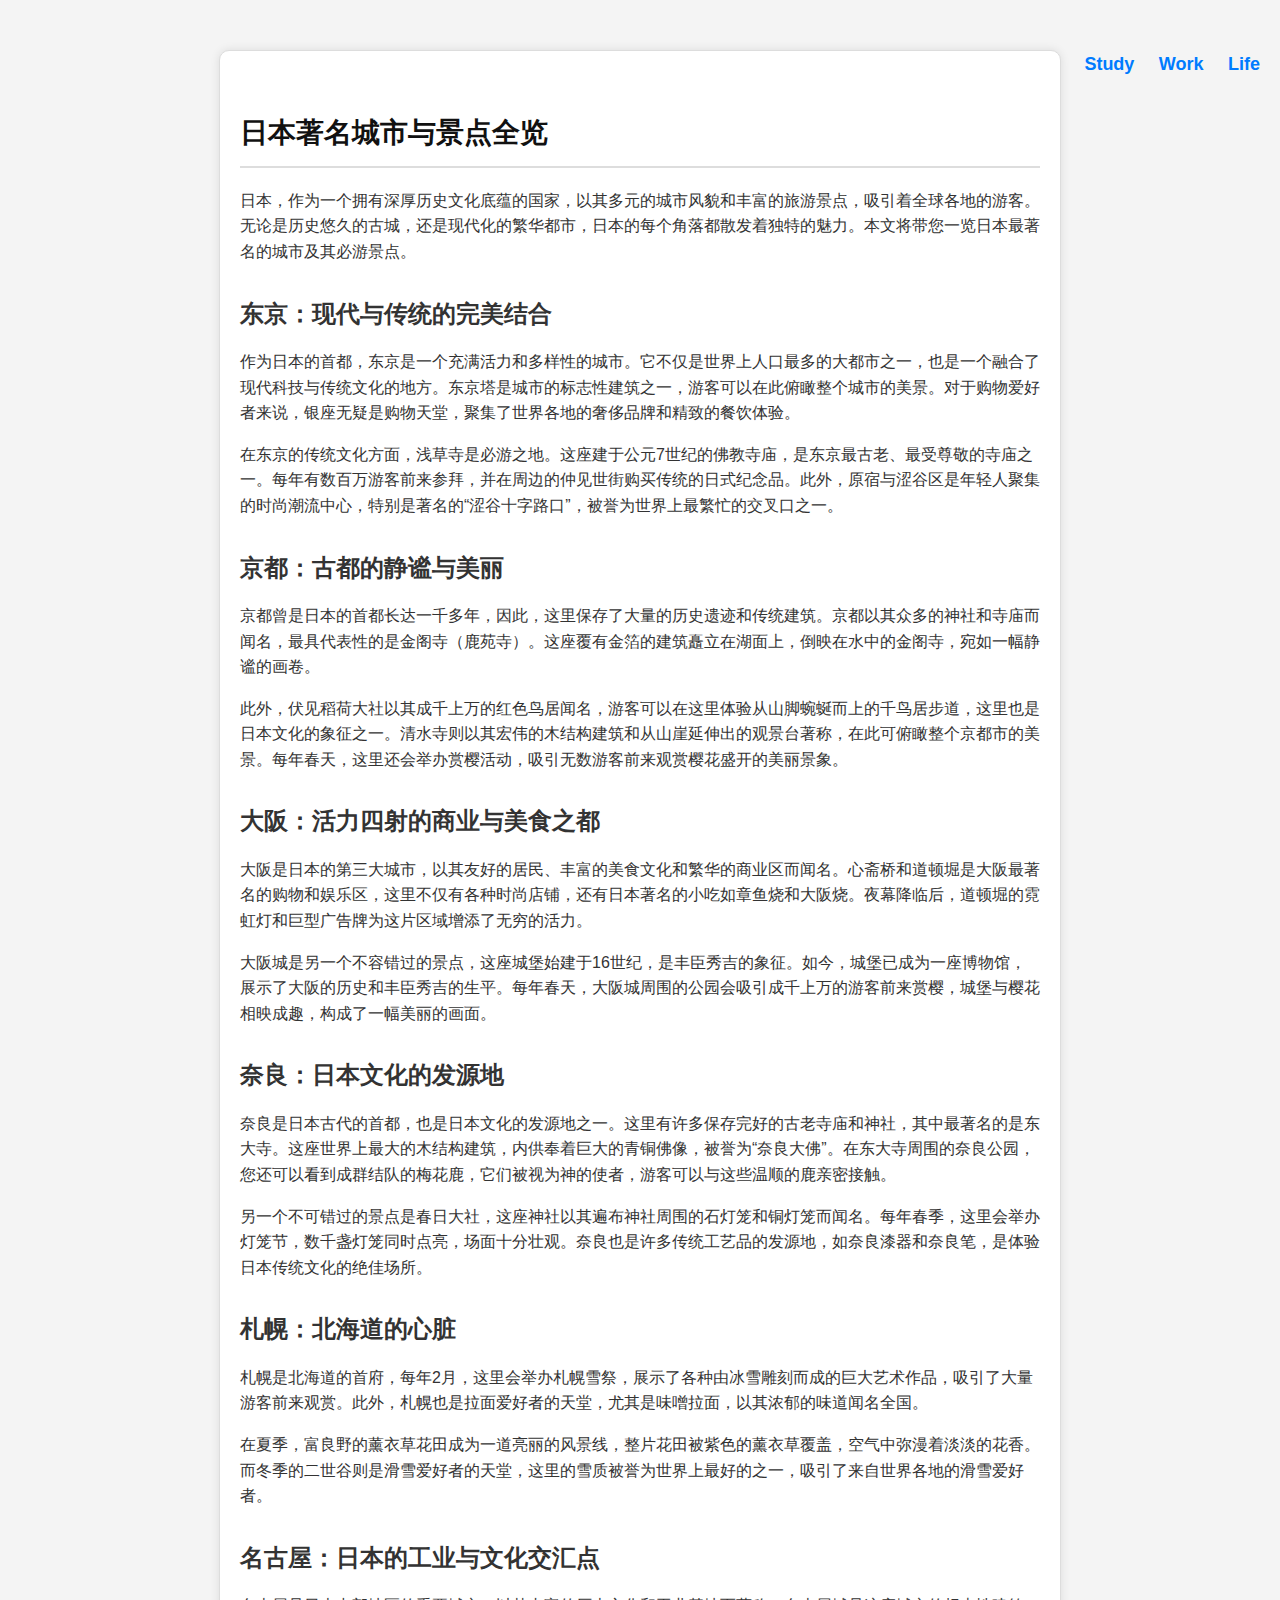
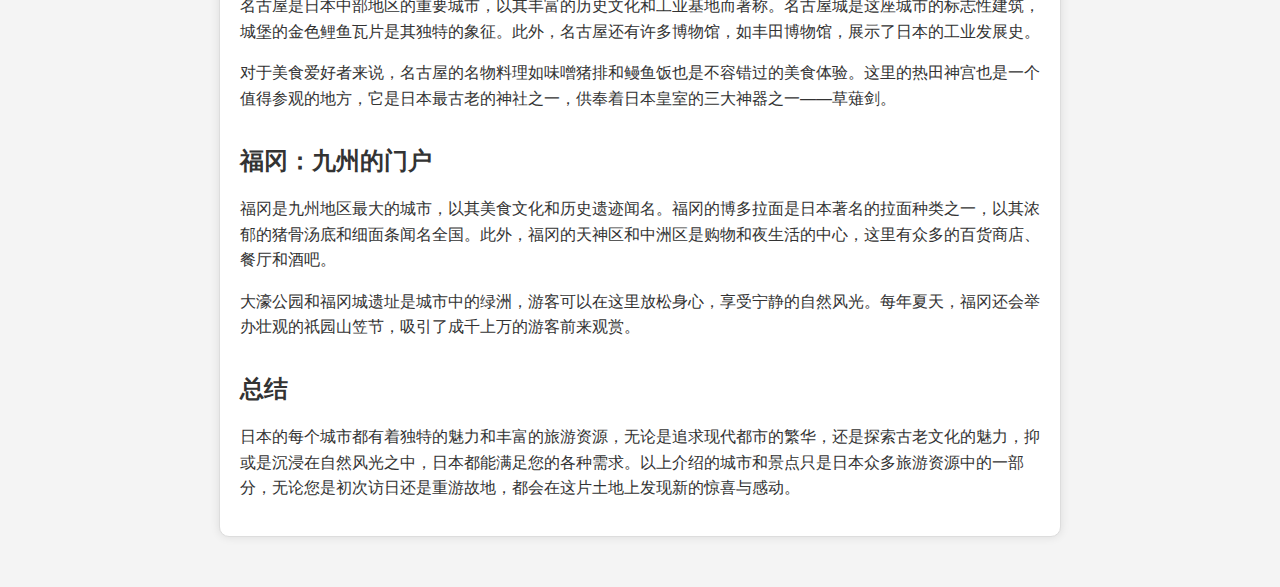
<file: travel jp.html>
<!DOCTYPE html>
<html lang="en">
<head>
    <meta charset="UTF-8">
    <meta name="viewport" content="width=device-width, initial-scale=1.0">
    <title>日本著名城市与景点全览</title>
    <link rel="stylesheet" href="travel style.css"> <!-- 引用外部CSS文件 -->
</head>
<body>
    <nav>
        <ul>
            <li><a href="study jp.html">Study</a></li>
            <li><a href="work jp.html">Work</a></li>
            <li><a href="life.html">Life</a></li> <!-- 当前页面 -->
        </ul>
    </nav>
<body>
    <section class="section-content">
        <h2>日本著名城市与景点全览</h2>

        <p>日本，作为一个拥有深厚历史文化底蕴的国家，以其多元的城市风貌和丰富的旅游景点，吸引着全球各地的游客。无论是历史悠久的古城，还是现代化的繁华都市，日本的每个角落都散发着独特的魅力。本文将带您一览日本最著名的城市及其必游景点。</p>

        <h3>东京：现代与传统的完美结合</h3>
        <p>作为日本的首都，东京是一个充满活力和多样性的城市。它不仅是世界上人口最多的大都市之一，也是一个融合了现代科技与传统文化的地方。东京塔是城市的标志性建筑之一，游客可以在此俯瞰整个城市的美景。对于购物爱好者来说，银座无疑是购物天堂，聚集了世界各地的奢侈品牌和精致的餐饮体验。</p>
        <p>在东京的传统文化方面，浅草寺是必游之地。这座建于公元7世纪的佛教寺庙，是东京最古老、最受尊敬的寺庙之一。每年有数百万游客前来参拜，并在周边的仲见世街购买传统的日式纪念品。此外，原宿与涩谷区是年轻人聚集的时尚潮流中心，特别是著名的“涩谷十字路口”，被誉为世界上最繁忙的交叉口之一。</p>

        <h3>京都：古都的静谧与美丽</h3>
        <p>京都曾是日本的首都长达一千多年，因此，这里保存了大量的历史遗迹和传统建筑。京都以其众多的神社和寺庙而闻名，最具代表性的是金阁寺（鹿苑寺）。这座覆有金箔的建筑矗立在湖面上，倒映在水中的金阁寺，宛如一幅静谧的画卷。</p>
        <p>此外，伏见稻荷大社以其成千上万的红色鸟居闻名，游客可以在这里体验从山脚蜿蜒而上的千鸟居步道，这里也是日本文化的象征之一。清水寺则以其宏伟的木结构建筑和从山崖延伸出的观景台著称，在此可俯瞰整个京都市的美景。每年春天，这里还会举办赏樱活动，吸引无数游客前来观赏樱花盛开的美丽景象。</p>

        <h3>大阪：活力四射的商业与美食之都</h3>
        <p>大阪是日本的第三大城市，以其友好的居民、丰富的美食文化和繁华的商业区而闻名。心斋桥和道顿堀是大阪最著名的购物和娱乐区，这里不仅有各种时尚店铺，还有日本著名的小吃如章鱼烧和大阪烧。夜幕降临后，道顿堀的霓虹灯和巨型广告牌为这片区域增添了无穷的活力。</p>
        <p>大阪城是另一个不容错过的景点，这座城堡始建于16世纪，是丰臣秀吉的象征。如今，城堡已成为一座博物馆，展示了大阪的历史和丰臣秀吉的生平。每年春天，大阪城周围的公园会吸引成千上万的游客前来赏樱，城堡与樱花相映成趣，构成了一幅美丽的画面。</p>

        <h3>奈良：日本文化的发源地</h3>
        <p>奈良是日本古代的首都，也是日本文化的发源地之一。这里有许多保存完好的古老寺庙和神社，其中最著名的是东大寺。这座世界上最大的木结构建筑，内供奉着巨大的青铜佛像，被誉为“奈良大佛”。在东大寺周围的奈良公园，您还可以看到成群结队的梅花鹿，它们被视为神的使者，游客可以与这些温顺的鹿亲密接触。</p>
        <p>另一个不可错过的景点是春日大社，这座神社以其遍布神社周围的石灯笼和铜灯笼而闻名。每年春季，这里会举办灯笼节，数千盏灯笼同时点亮，场面十分壮观。奈良也是许多传统工艺品的发源地，如奈良漆器和奈良笔，是体验日本传统文化的绝佳场所。</p>

        <h3>札幌：北海道的心脏</h3>
        <p>札幌是北海道的首府，每年2月，这里会举办札幌雪祭，展示了各种由冰雪雕刻而成的巨大艺术作品，吸引了大量游客前来观赏。此外，札幌也是拉面爱好者的天堂，尤其是味噌拉面，以其浓郁的味道闻名全国。</p>
        <p>在夏季，富良野的薰衣草花田成为一道亮丽的风景线，整片花田被紫色的薰衣草覆盖，空气中弥漫着淡淡的花香。而冬季的二世谷则是滑雪爱好者的天堂，这里的雪质被誉为世界上最好的之一，吸引了来自世界各地的滑雪爱好者。</p>

        <h3>名古屋：日本的工业与文化交汇点</h3>
        <p>名古屋是日本中部地区的重要城市，以其丰富的历史文化和工业基地而著称。名古屋城是这座城市的标志性建筑，城堡的金色鲤鱼瓦片是其独特的象征。此外，名古屋还有许多博物馆，如丰田博物馆，展示了日本的工业发展史。</p>
        <p>对于美食爱好者来说，名古屋的名物料理如味噌猪排和鳗鱼饭也是不容错过的美食体验。这里的热田神宫也是一个值得参观的地方，它是日本最古老的神社之一，供奉着日本皇室的三大神器之一——草薙剑。</p>

        <h3>福冈：九州的门户</h3>
        <p>福冈是九州地区最大的城市，以其美食文化和历史遗迹闻名。福冈的博多拉面是日本著名的拉面种类之一，以其浓郁的猪骨汤底和细面条闻名全国。此外，福冈的天神区和中洲区是购物和夜生活的中心，这里有众多的百货商店、餐厅和酒吧。</p>
        <p>大濠公园和福冈城遗址是城市中的绿洲，游客可以在这里放松身心，享受宁静的自然风光。每年夏天，福冈还会举办壮观的祇园山笠节，吸引了成千上万的游客前来观赏。</p>

        <h3>总结</h3>
        <p>日本的每个城市都有着独特的魅力和丰富的旅游资源，无论是追求现代都市的繁华，还是探索古老文化的魅力，抑或是沉浸在自然风光之中，日本都能满足您的各种需求。以上介绍的城市和景点只是日本众多旅游资源中的一部分，无论您是初次访日还是重游故地，都会在这片土地上发现新的惊喜与感动。</p>
    </section>
</body>
</html>
</file>
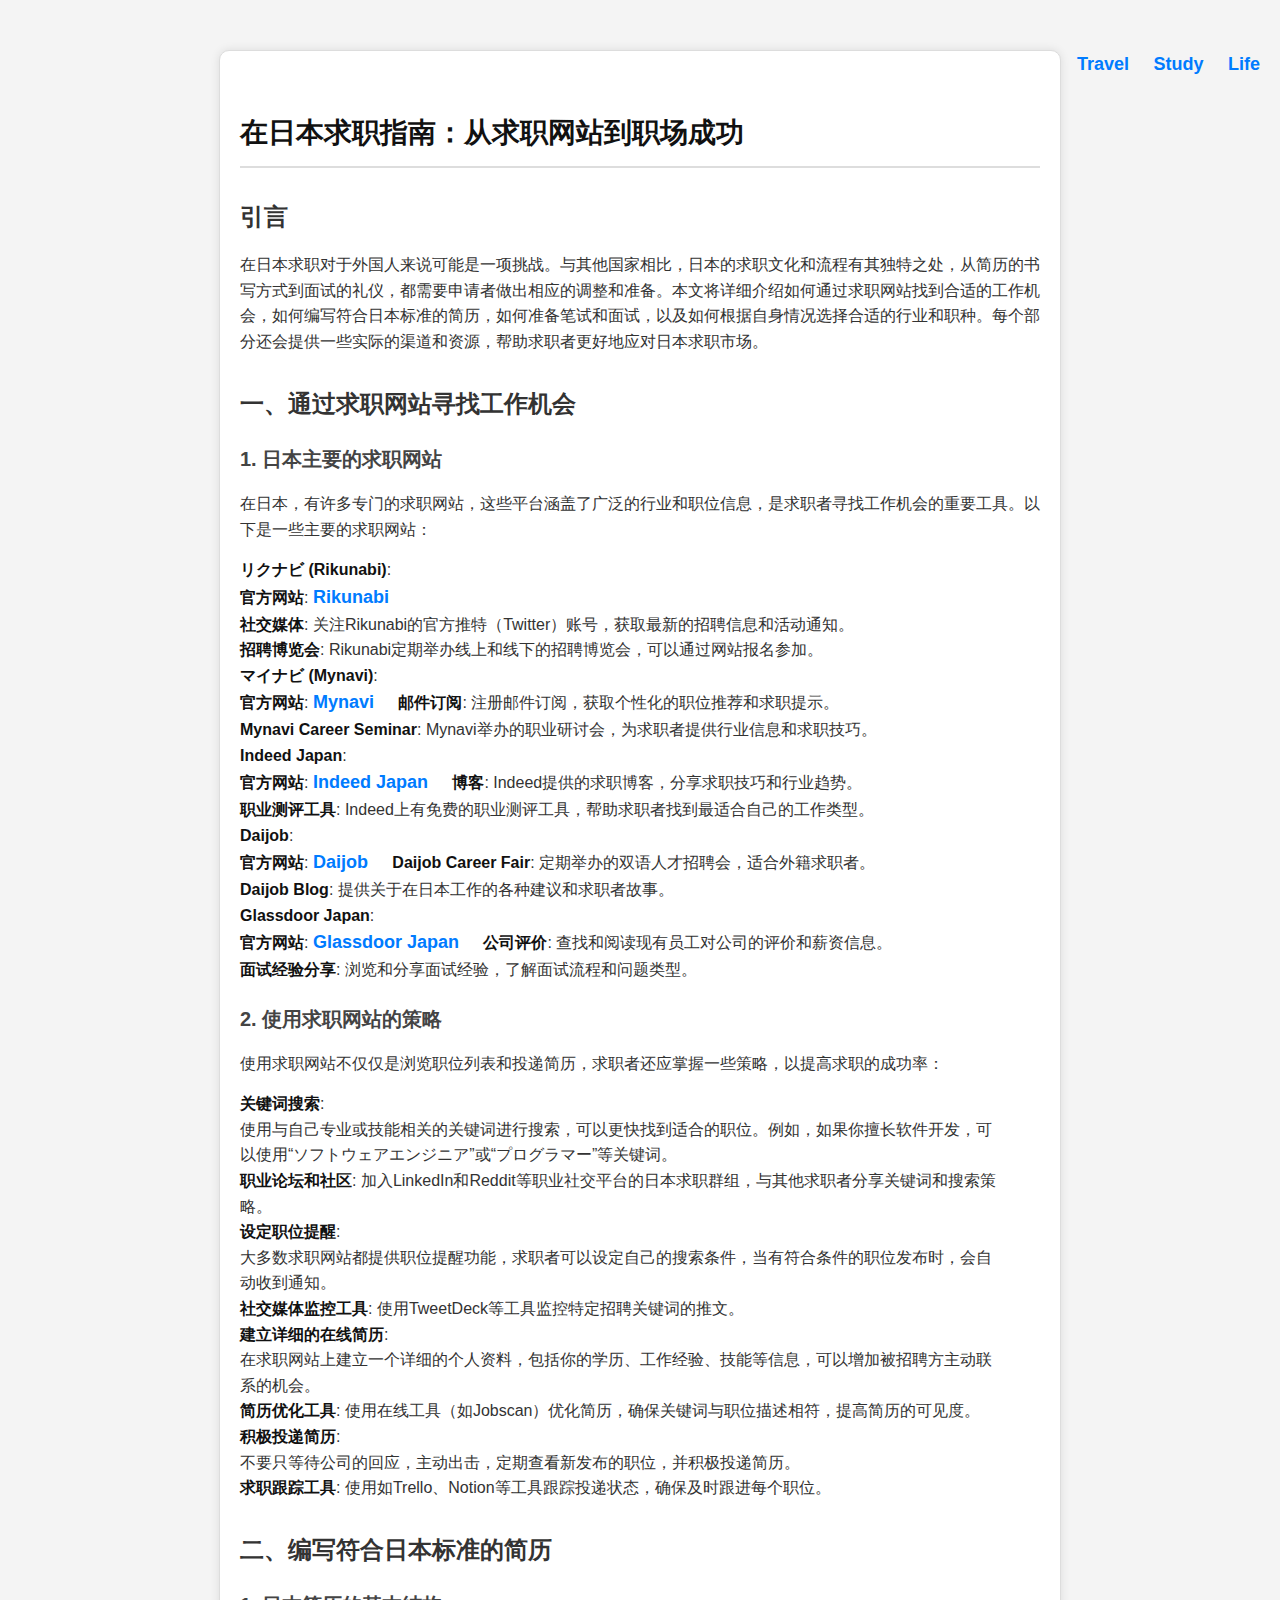
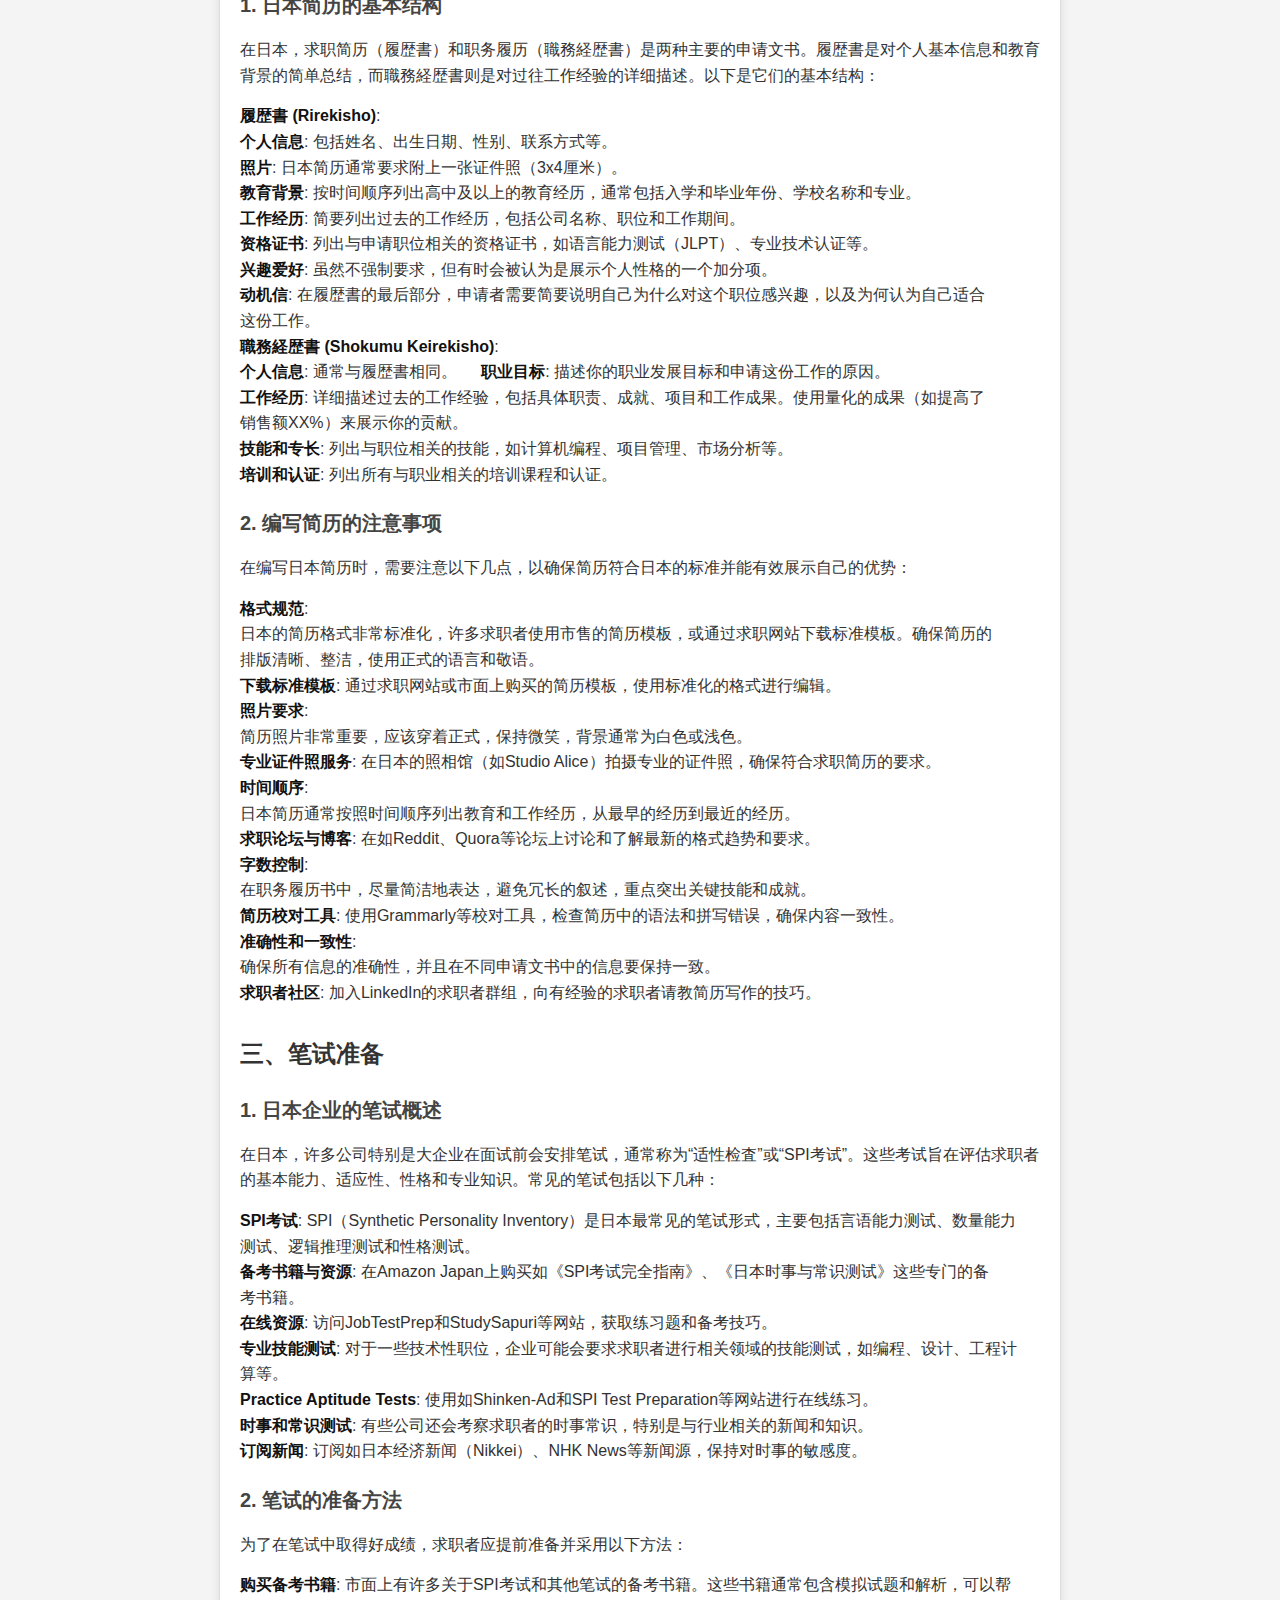
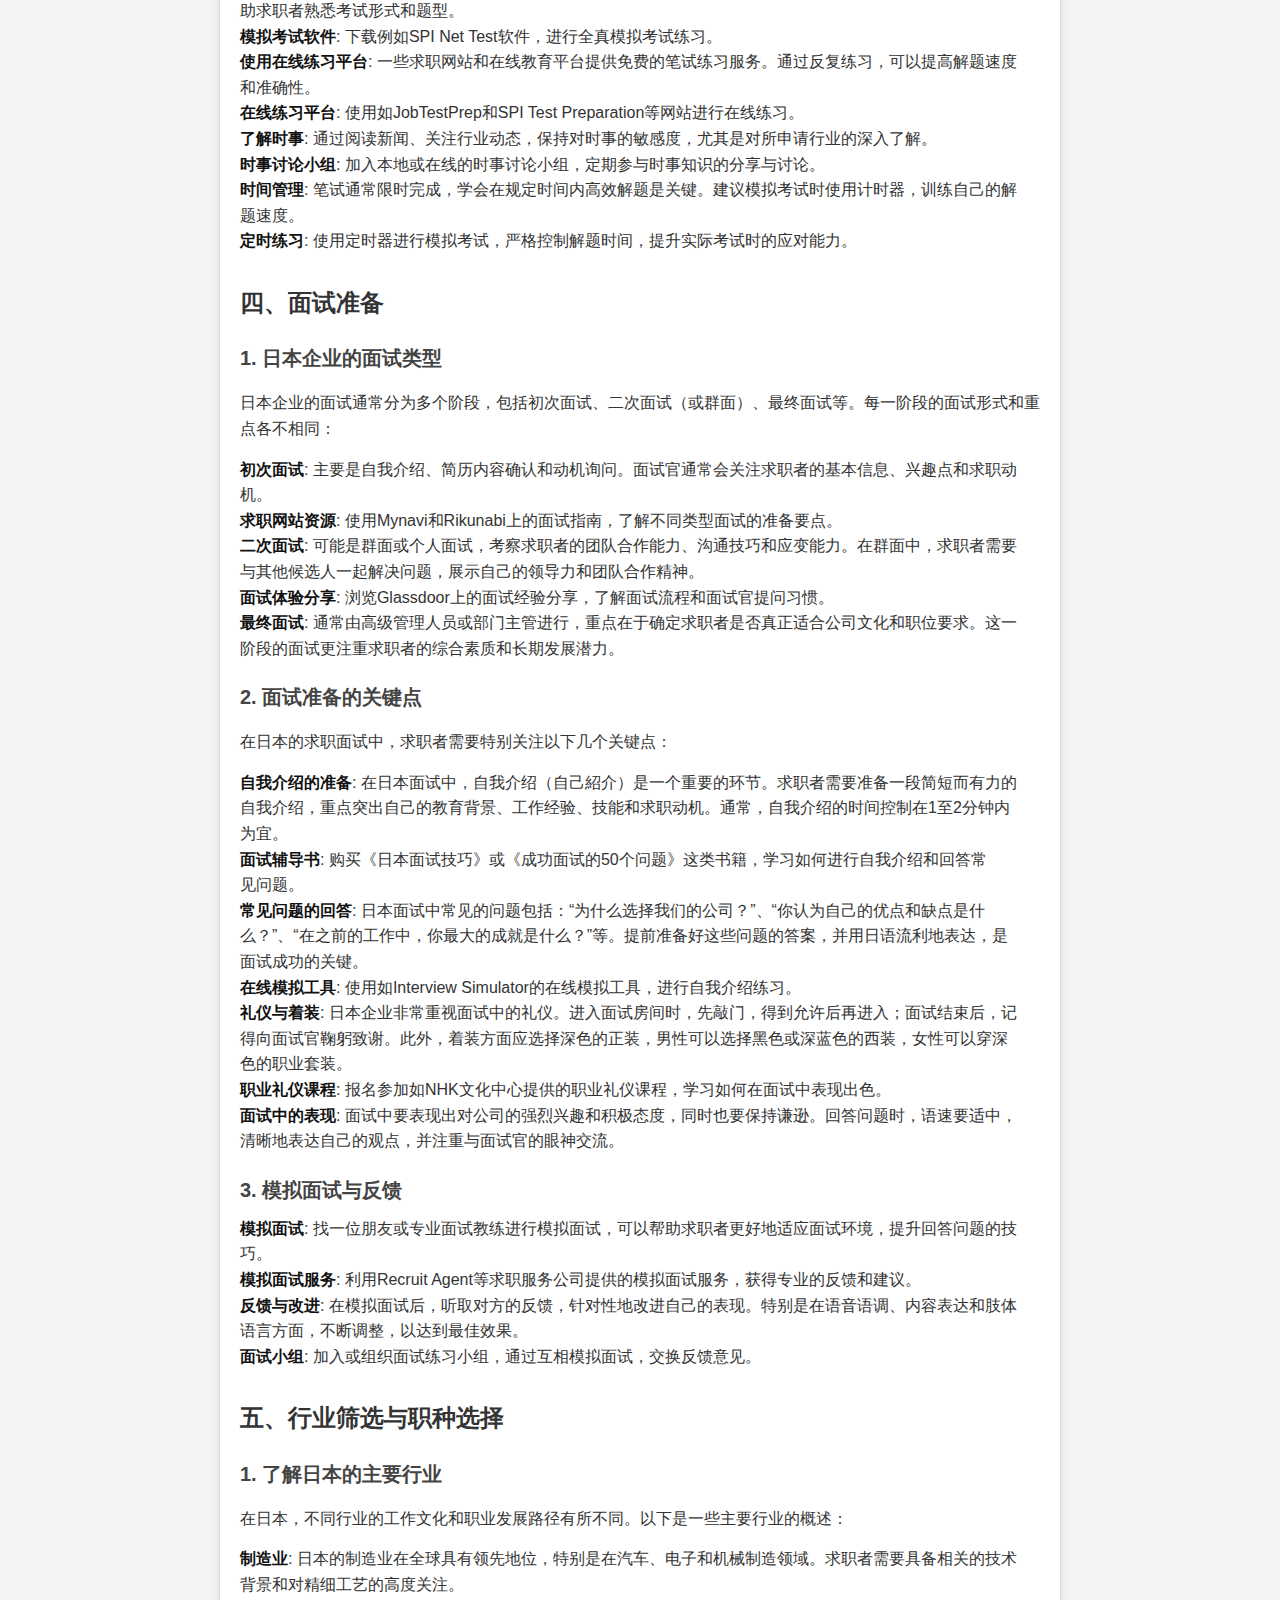
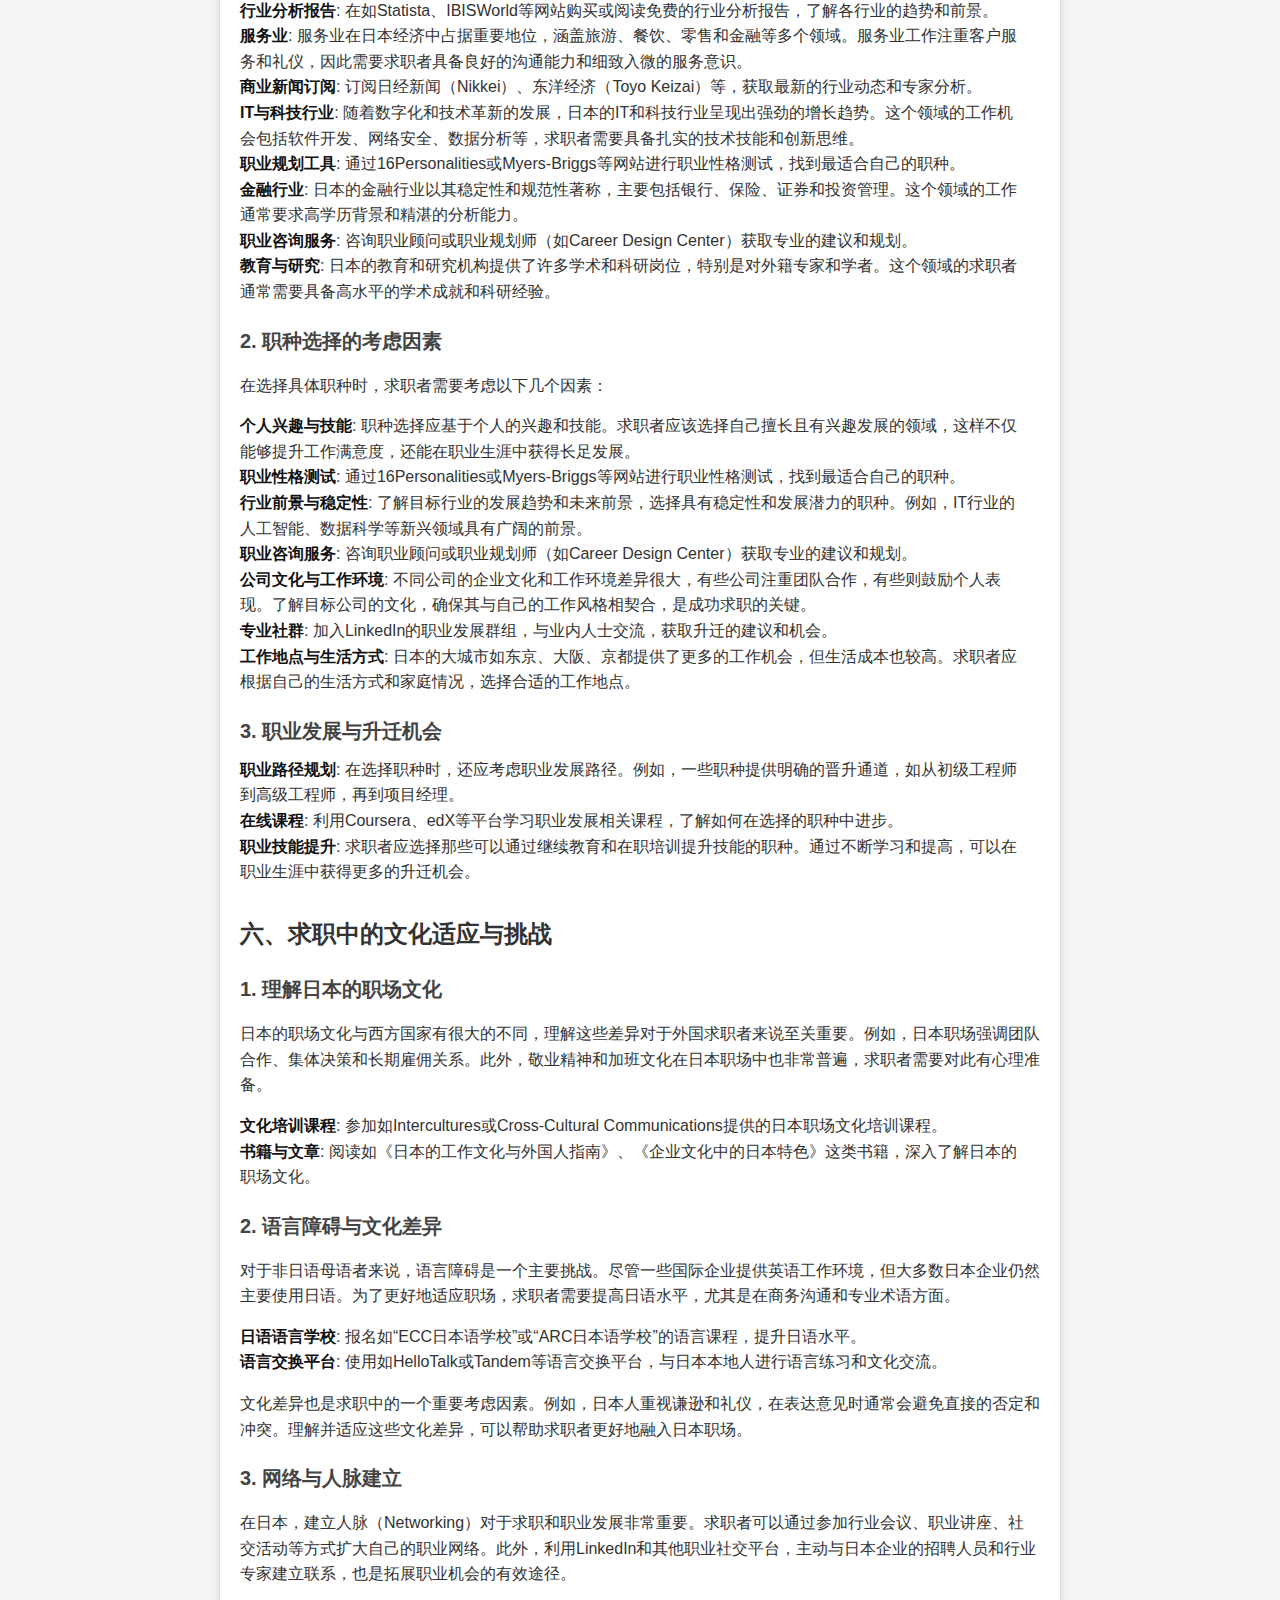
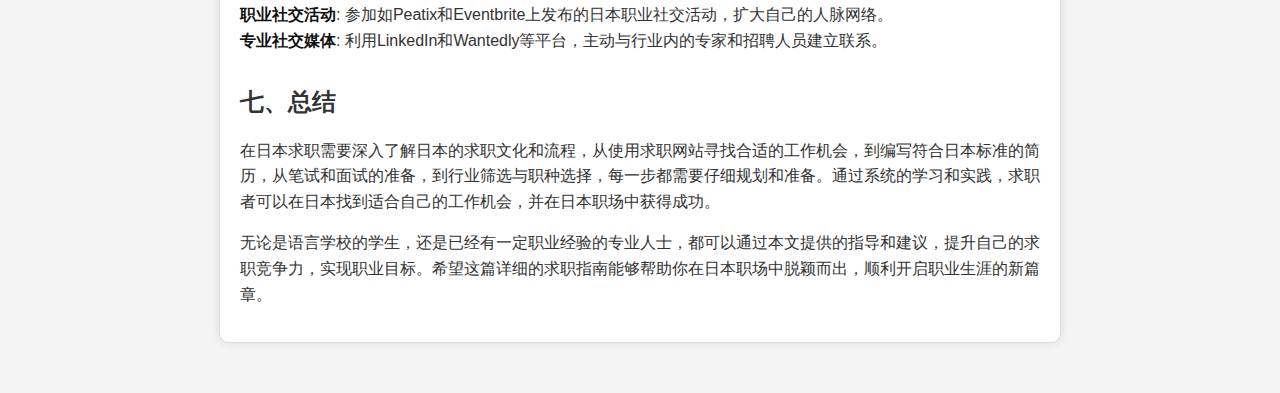
<file: work jp.html>
<!DOCTYPE html>
<html lang="en">
<head>
    <meta charset="UTF-8">
    <meta name="viewport" content="width=device-width, initial-scale=1.0">
    <title>在日本求职指南</title>
    <link rel="stylesheet" href="work style.css"> <!-- 引用外部CSS文件 -->
</head>
<body>
    <nav>
        <ul>
            <li><a href="travel jp.html">Travel</a></li>
            <li><a href="study jp.html">Study</a></li>
            <li><a href="life.html">Life</a></li> 
        </ul>
    </nav>
<body>
    <section class="section-content">
        <h2>在日本求职指南：从求职网站到职场成功</h2>

        <h3>引言</h3>
        <p>在日本求职对于外国人来说可能是一项挑战。与其他国家相比，日本的求职文化和流程有其独特之处，从简历的书写方式到面试的礼仪，都需要申请者做出相应的调整和准备。本文将详细介绍如何通过求职网站找到合适的工作机会，如何编写符合日本标准的简历，如何准备笔试和面试，以及如何根据自身情况选择合适的行业和职种。每个部分还会提供一些实际的渠道和资源，帮助求职者更好地应对日本求职市场。</p>

        <h3>一、通过求职网站寻找工作机会</h3>

        <h4>1. 日本主要的求职网站</h4>
        <p>在日本，有许多专门的求职网站，这些平台涵盖了广泛的行业和职位信息，是求职者寻找工作机会的重要工具。以下是一些主要的求职网站：</p>
        <ul>
            <li><strong>リクナビ (Rikunabi)</strong>: 
                <ul>
                    <li><strong>官方网站</strong>: <a href="https://job.rikunabi.com/" target="_blank">Rikunabi</a></li>
                    <li><strong>社交媒体</strong>: 关注Rikunabi的官方推特（Twitter）账号，获取最新的招聘信息和活动通知。</li>
                    <li><strong>招聘博览会</strong>: Rikunabi定期举办线上和线下的招聘博览会，可以通过网站报名参加。</li>
                </ul>
            </li>
            <li><strong>マイナビ (Mynavi)</strong>:
                <ul>
                    <li><strong>官方网站</strong>: <a href="https://job.mynavi.jp/" target="_blank">Mynavi</a></li>
                    <li><strong>邮件订阅</strong>: 注册邮件订阅，获取个性化的职位推荐和求职提示。</li>
                    <li><strong>Mynavi Career Seminar</strong>: Mynavi举办的职业研讨会，为求职者提供行业信息和求职技巧。</li>
                </ul>
            </li>
            <li><strong>Indeed Japan</strong>:
                <ul>
                    <li><strong>官方网站</strong>: <a href="https://jp.indeed.com/" target="_blank">Indeed Japan</a></li>
                    <li><strong>博客</strong>: Indeed提供的求职博客，分享求职技巧和行业趋势。</li>
                    <li><strong>职业测评工具</strong>: Indeed上有免费的职业测评工具，帮助求职者找到最适合自己的工作类型。</li>
                </ul>
            </li>
            <li><strong>Daijob</strong>:
                <ul>
                    <li><strong>官方网站</strong>: <a href="https://www.daijob.com/" target="_blank">Daijob</a></li>
                    <li><strong>Daijob Career Fair</strong>: 定期举办的双语人才招聘会，适合外籍求职者。</li>
                    <li><strong>Daijob Blog</strong>: 提供关于在日本工作的各种建议和求职者故事。</li>
                </ul>
            </li>
            <li><strong>Glassdoor Japan</strong>:
                <ul>
                    <li><strong>官方网站</strong>: <a href="https://www.glassdoor.com/Explore/Top-Companies-Japan" target="_blank">Glassdoor Japan</a></li>
                    <li><strong>公司评价</strong>: 查找和阅读现有员工对公司的评价和薪资信息。</li>
                    <li><strong>面试经验分享</strong>: 浏览和分享面试经验，了解面试流程和问题类型。</li>
                </ul>
            </li>
        </ul>

        <h4>2. 使用求职网站的策略</h4>
        <p>使用求职网站不仅仅是浏览职位列表和投递简历，求职者还应掌握一些策略，以提高求职的成功率：</p>
        <ul>
            <li><strong>关键词搜索</strong>:
                <ul>
                    <li>使用与自己专业或技能相关的关键词进行搜索，可以更快找到适合的职位。例如，如果你擅长软件开发，可以使用“ソフトウェアエンジニア”或“プログラマー”等关键词。</li>
                    <li><strong>职业论坛和社区</strong>: 加入LinkedIn和Reddit等职业社交平台的日本求职群组，与其他求职者分享关键词和搜索策略。</li>
                </ul>
            </li>
            <li><strong>设定职位提醒</strong>:
                <ul>
                    <li>大多数求职网站都提供职位提醒功能，求职者可以设定自己的搜索条件，当有符合条件的职位发布时，会自动收到通知。</li>
                    <li><strong>社交媒体监控工具</strong>: 使用TweetDeck等工具监控特定招聘关键词的推文。</li>
                </ul>
            </li>
            <li><strong>建立详细的在线简历</strong>:
                <ul>
                    <li>在求职网站上建立一个详细的个人资料，包括你的学历、工作经验、技能等信息，可以增加被招聘方主动联系的机会。</li>
                    <li><strong>简历优化工具</strong>: 使用在线工具（如Jobscan）优化简历，确保关键词与职位描述相符，提高简历的可见度。</li>
                </ul>
            </li>
            <li><strong>积极投递简历</strong>:
                <ul>
                    <li>不要只等待公司的回应，主动出击，定期查看新发布的职位，并积极投递简历。</li>
                    <li><strong>求职跟踪工具</strong>: 使用如Trello、Notion等工具跟踪投递状态，确保及时跟进每个职位。</li>
                </ul>
            </li>
        </ul>

        <h3>二、编写符合日本标准的简历</h3>

        <h4>1. 日本简历的基本结构</h4>
        <p>在日本，求职简历（履歴書）和职务履历（職務経歴書）是两种主要的申请文书。履歴書是对个人基本信息和教育背景的简单总结，而職務経歴書则是对过往工作经验的详细描述。以下是它们的基本结构：</p>
        <ul>
            <li><strong>履歴書 (Rirekisho)</strong>:
                <ul>
                    <li><strong>个人信息</strong>: 包括姓名、出生日期、性别、联系方式等。</li>
                    <li><strong>照片</strong>: 日本简历通常要求附上一张证件照（3x4厘米）。</li>
                    <li><strong>教育背景</strong>: 按时间顺序列出高中及以上的教育经历，通常包括入学和毕业年份、学校名称和专业。</li>
                    <li><strong>工作经历</strong>: 简要列出过去的工作经历，包括公司名称、职位和工作期间。</li>
                    <li><strong>资格证书</strong>: 列出与申请职位相关的资格证书，如语言能力测试（JLPT）、专业技术认证等。</li>
                    <li><strong>兴趣爱好</strong>: 虽然不强制要求，但有时会被认为是展示个人性格的一个加分项。</li>
                    <li><strong>动机信</strong>: 在履歴書的最后部分，申请者需要简要说明自己为什么对这个职位感兴趣，以及为何认为自己适合这份工作。</li>
                </ul>
            </li>
            <li><strong>職務経歴書 (Shokumu Keirekisho)</strong>:
                <ul>
                    <li><strong>个人信息</strong>: 通常与履歴書相同。</li>
                    <li><strong>职业目标</strong>: 描述你的职业发展目标和申请这份工作的原因。</li>
                    <li><strong>工作经历</strong>: 详细描述过去的工作经验，包括具体职责、成就、项目和工作成果。使用量化的成果（如提高了销售额XX%）来展示你的贡献。</li>
                    <li><strong>技能和专长</strong>: 列出与职位相关的技能，如计算机编程、项目管理、市场分析等。</li>
                    <li><strong>培训和认证</strong>: 列出所有与职业相关的培训课程和认证。</li>
                </ul>
            </li>
        </ul>

        <h4>2. 编写简历的注意事项</h4>
        <p>在编写日本简历时，需要注意以下几点，以确保简历符合日本的标准并能有效展示自己的优势：</p>
        <ul>
            <li><strong>格式规范</strong>: 
                <ul>
                    <li>日本的简历格式非常标准化，许多求职者使用市售的简历模板，或通过求职网站下载标准模板。确保简历的排版清晰、整洁，使用正式的语言和敬语。</li>
                    <li><strong>下载标准模板</strong>: 通过求职网站或市面上购买的简历模板，使用标准化的格式进行编辑。</li>
                </ul>
            </li>
            <li><strong>照片要求</strong>: 
                <ul>
                    <li>简历照片非常重要，应该穿着正式，保持微笑，背景通常为白色或浅色。</li>
                    <li><strong>专业证件照服务</strong>: 在日本的照相馆（如Studio Alice）拍摄专业的证件照，确保符合求职简历的要求。</li>
                </ul>
            </li>
            <li><strong>时间顺序</strong>: 
                <ul>
                    <li>日本简历通常按照时间顺序列出教育和工作经历，从最早的经历到最近的经历。</li>
                    <li><strong>求职论坛与博客</strong>: 在如Reddit、Quora等论坛上讨论和了解最新的格式趋势和要求。</li>
                </ul>
            </li>
            <li><strong>字数控制</strong>: 
                <ul>
                    <li>在职务履历书中，尽量简洁地表达，避免冗长的叙述，重点突出关键技能和成就。</li>
                    <li><strong>简历校对工具</strong>: 使用Grammarly等校对工具，检查简历中的语法和拼写错误，确保内容一致性。</li>
                </ul>
            </li>
            <li><strong>准确性和一致性</strong>: 
                <ul>
                    <li>确保所有信息的准确性，并且在不同申请文书中的信息要保持一致。</li>
                    <li><strong>求职者社区</strong>: 加入LinkedIn的求职者群组，向有经验的求职者请教简历写作的技巧。</li>
                </ul>
            </li>
        </ul>

        <h3>三、笔试准备</h3>

        <h4>1. 日本企业的笔试概述</h4>
        <p>在日本，许多公司特别是大企业在面试前会安排笔试，通常称为“适性检査”或“SPI考试”。这些考试旨在评估求职者的基本能力、适应性、性格和专业知识。常见的笔试包括以下几种：</p>
        <ul>
            <li><strong>SPI考试</strong>: SPI（Synthetic Personality Inventory）是日本最常见的笔试形式，主要包括言语能力测试、数量能力测试、逻辑推理测试和性格测试。
                <ul>
                    <li><strong>备考书籍与资源</strong>: 在Amazon Japan上购买如《SPI考试完全指南》、《日本时事与常识测试》这些专门的备考书籍。</li>
                    <li><strong>在线资源</strong>: 访问JobTestPrep和StudySapuri等网站，获取练习题和备考技巧。</li>
                </ul>
            </li>
            <li><strong>专业技能测试</strong>: 对于一些技术性职位，企业可能会要求求职者进行相关领域的技能测试，如编程、设计、工程计算等。
                <ul>
                    <li><strong>Practice Aptitude Tests</strong>: 使用如Shinken-Ad和SPI Test Preparation等网站进行在线练习。</li>
                </ul>
            </li>
            <li><strong>时事和常识测试</strong>: 有些公司还会考察求职者的时事常识，特别是与行业相关的新闻和知识。
                <ul>
                    <li><strong>订阅新闻</strong>: 订阅如日本经济新闻（Nikkei）、NHK News等新闻源，保持对时事的敏感度。</li>
                </ul>
            </li>
        </ul>

        <h4>2. 笔试的准备方法</h4>
        <p>为了在笔试中取得好成绩，求职者应提前准备并采用以下方法：</p>
        <ul>
            <li><strong>购买备考书籍</strong>: 市面上有许多关于SPI考试和其他笔试的备考书籍。这些书籍通常包含模拟试题和解析，可以帮助求职者熟悉考试形式和题型。
                <ul>
                    <li><strong>模拟考试软件</strong>: 下载例如SPI Net Test软件，进行全真模拟考试练习。</li>
                </ul>
            </li>
            <li><strong>使用在线练习平台</strong>: 一些求职网站和在线教育平台提供免费的笔试练习服务。通过反复练习，可以提高解题速度和准确性。
                <ul>
                    <li><strong>在线练习平台</strong>: 使用如JobTestPrep和SPI Test Preparation等网站进行在线练习。</li>
                </ul>
            </li>
            <li><strong>了解时事</strong>: 通过阅读新闻、关注行业动态，保持对时事的敏感度，尤其是对所申请行业的深入了解。
                <ul>
                    <li><strong>时事讨论小组</strong>: 加入本地或在线的时事讨论小组，定期参与时事知识的分享与讨论。</li>
                </ul>
            </li>
            <li><strong>时间管理</strong>: 笔试通常限时完成，学会在规定时间内高效解题是关键。建议模拟考试时使用计时器，训练自己的解题速度。
                <ul>
                    <li><strong>定时练习</strong>: 使用定时器进行模拟考试，严格控制解题时间，提升实际考试时的应对能力。</li>
                </ul>
            </li>
        </ul>

        <h3>四、面试准备</h3>

        <h4>1. 日本企业的面试类型</h4>
        <p>日本企业的面试通常分为多个阶段，包括初次面试、二次面试（或群面）、最终面试等。每一阶段的面试形式和重点各不相同：</p>
        <ul>
            <li><strong>初次面试</strong>: 主要是自我介绍、简历内容确认和动机询问。面试官通常会关注求职者的基本信息、兴趣点和求职动机。
                <ul>
                    <li><strong>求职网站资源</strong>: 使用Mynavi和Rikunabi上的面试指南，了解不同类型面试的准备要点。</li>
                </ul>
            </li>
            <li><strong>二次面试</strong>: 可能是群面或个人面试，考察求职者的团队合作能力、沟通技巧和应变能力。在群面中，求职者需要与其他候选人一起解决问题，展示自己的领导力和团队合作精神。
                <ul>
                    <li><strong>面试体验分享</strong>: 浏览Glassdoor上的面试经验分享，了解面试流程和面试官提问习惯。</li>
                </ul>
            </li>
            <li><strong>最终面试</strong>: 通常由高级管理人员或部门主管进行，重点在于确定求职者是否真正适合公司文化和职位要求。这一阶段的面试更注重求职者的综合素质和长期发展潜力。</li>
        </ul>

        <h4>2. 面试准备的关键点</h4>
        <p>在日本的求职面试中，求职者需要特别关注以下几个关键点：</p>
        <ul>
            <li><strong>自我介绍的准备</strong>: 在日本面试中，自我介绍（自己紹介）是一个重要的环节。求职者需要准备一段简短而有力的自我介绍，重点突出自己的教育背景、工作经验、技能和求职动机。通常，自我介绍的时间控制在1至2分钟内为宜。
                <ul>
                    <li><strong>面试辅导书</strong>: 购买《日本面试技巧》或《成功面试的50个问题》这类书籍，学习如何进行自我介绍和回答常见问题。</li>
                </ul>
            </li>
            <li><strong>常见问题的回答</strong>: 日本面试中常见的问题包括：“为什么选择我们的公司？”、“你认为自己的优点和缺点是什么？”、“在之前的工作中，你最大的成就是什么？”等。提前准备好这些问题的答案，并用日语流利地表达，是面试成功的关键。
                <ul>
                    <li><strong>在线模拟工具</strong>: 使用如Interview Simulator的在线模拟工具，进行自我介绍练习。</li>
                </ul>
            </li>
            <li><strong>礼仪与着装</strong>: 日本企业非常重视面试中的礼仪。进入面试房间时，先敲门，得到允许后再进入；面试结束后，记得向面试官鞠躬致谢。此外，着装方面应选择深色的正装，男性可以选择黑色或深蓝色的西装，女性可以穿深色的职业套装。
                <ul>
                    <li><strong>职业礼仪课程</strong>: 报名参加如NHK文化中心提供的职业礼仪课程，学习如何在面试中表现出色。</li>
                </ul>
            </li>
            <li><strong>面试中的表现</strong>: 面试中要表现出对公司的强烈兴趣和积极态度，同时也要保持谦逊。回答问题时，语速要适中，清晰地表达自己的观点，并注重与面试官的眼神交流。</li>
        </ul>

        <h4>3. 模拟面试与反馈</h4>
        <ul>
            <li><strong>模拟面试</strong>: 找一位朋友或专业面试教练进行模拟面试，可以帮助求职者更好地适应面试环境，提升回答问题的技巧。
                <ul>
                    <li><strong>模拟面试服务</strong>: 利用Recruit Agent等求职服务公司提供的模拟面试服务，获得专业的反馈和建议。</li>
                </ul>
            </li>
            <li><strong>反馈与改进</strong>: 在模拟面试后，听取对方的反馈，针对性地改进自己的表现。特别是在语音语调、内容表达和肢体语言方面，不断调整，以达到最佳效果。
                <ul>
                    <li><strong>面试小组</strong>: 加入或组织面试练习小组，通过互相模拟面试，交换反馈意见。</li>
                </ul>
            </li>
        </ul>

        <h3>五、行业筛选与职种选择</h3>

        <h4>1. 了解日本的主要行业</h4>
        <p>在日本，不同行业的工作文化和职业发展路径有所不同。以下是一些主要行业的概述：</p>
        <ul>
            <li><strong>制造业</strong>: 日本的制造业在全球具有领先地位，特别是在汽车、电子和机械制造领域。求职者需要具备相关的技术背景和对精细工艺的高度关注。
                <ul>
                    <li><strong>行业分析报告</strong>: 在如Statista、IBISWorld等网站购买或阅读免费的行业分析报告，了解各行业的趋势和前景。</li>
                </ul>
            </li>
            <li><strong>服务业</strong>: 服务业在日本经济中占据重要地位，涵盖旅游、餐饮、零售和金融等多个领域。服务业工作注重客户服务和礼仪，因此需要求职者具备良好的沟通能力和细致入微的服务意识。
                <ul>
                    <li><strong>商业新闻订阅</strong>: 订阅日经新闻（Nikkei）、东洋经济（Toyo Keizai）等，获取最新的行业动态和专家分析。</li>
                </ul>
            </li>
            <li><strong>IT与科技行业</strong>: 随着数字化和技术革新的发展，日本的IT和科技行业呈现出强劲的增长趋势。这个领域的工作机会包括软件开发、网络安全、数据分析等，求职者需要具备扎实的技术技能和创新思维。
                <ul>
                    <li><strong>职业规划工具</strong>: 通过16Personalities或Myers-Briggs等网站进行职业性格测试，找到最适合自己的职种。</li>
                </ul>
            </li>
            <li><strong>金融行业</strong>: 日本的金融行业以其稳定性和规范性著称，主要包括银行、保险、证券和投资管理。这个领域的工作通常要求高学历背景和精湛的分析能力。
                <ul>
                    <li><strong>职业咨询服务</strong>: 咨询职业顾问或职业规划师（如Career Design Center）获取专业的建议和规划。</li>
                </ul>
            </li>
            <li><strong>教育与研究</strong>: 日本的教育和研究机构提供了许多学术和科研岗位，特别是对外籍专家和学者。这个领域的求职者通常需要具备高水平的学术成就和科研经验。</li>
        </ul>

        <h4>2. 职种选择的考虑因素</h4>
        <p>在选择具体职种时，求职者需要考虑以下几个因素：</p>
        <ul>
            <li><strong>个人兴趣与技能</strong>: 职种选择应基于个人的兴趣和技能。求职者应该选择自己擅长且有兴趣发展的领域，这样不仅能够提升工作满意度，还能在职业生涯中获得长足发展。
                <ul>
                    <li><strong>职业性格测试</strong>: 通过16Personalities或Myers-Briggs等网站进行职业性格测试，找到最适合自己的职种。</li>
                </ul>
            </li>
            <li><strong>行业前景与稳定性</strong>: 了解目标行业的发展趋势和未来前景，选择具有稳定性和发展潜力的职种。例如，IT行业的人工智能、数据科学等新兴领域具有广阔的前景。
                <ul>
                    <li><strong>职业咨询服务</strong>: 咨询职业顾问或职业规划师（如Career Design Center）获取专业的建议和规划。</li>
                </ul>
            </li>
            <li><strong>公司文化与工作环境</strong>: 不同公司的企业文化和工作环境差异很大，有些公司注重团队合作，有些则鼓励个人表现。了解目标公司的文化，确保其与自己的工作风格相契合，是成功求职的关键。
                <ul>
                    <li><strong>专业社群</strong>: 加入LinkedIn的职业发展群组，与业内人士交流，获取升迁的建议和机会。</li>
                </ul>
            </li>
            <li><strong>工作地点与生活方式</strong>: 日本的大城市如东京、大阪、京都提供了更多的工作机会，但生活成本也较高。求职者应根据自己的生活方式和家庭情况，选择合适的工作地点。</li>
        </ul>

        <h4>3. 职业发展与升迁机会</h4>
        <ul>
            <li><strong>职业路径规划</strong>: 在选择职种时，还应考虑职业发展路径。例如，一些职种提供明确的晋升通道，如从初级工程师到高级工程师，再到项目经理。
                <ul>
                    <li><strong>在线课程</strong>: 利用Coursera、edX等平台学习职业发展相关课程，了解如何在选择的职种中进步。</li>
                </ul>
            </li>
            <li><strong>职业技能提升</strong>: 求职者应选择那些可以通过继续教育和在职培训提升技能的职种。通过不断学习和提高，可以在职业生涯中获得更多的升迁机会。</li>
        </ul>

        <h3>六、求职中的文化适应与挑战</h3>

        <h4>1. 理解日本的职场文化</h4>
        <p>日本的职场文化与西方国家有很大的不同，理解这些差异对于外国求职者来说至关重要。例如，日本职场强调团队合作、集体决策和长期雇佣关系。此外，敬业精神和加班文化在日本职场中也非常普遍，求职者需要对此有心理准备。</p>
        <ul>
            <li><strong>文化培训课程</strong>: 参加如Intercultures或Cross-Cultural Communications提供的日本职场文化培训课程。</li>
            <li><strong>书籍与文章</strong>: 阅读如《日本的工作文化与外国人指南》、《企业文化中的日本特色》这类书籍，深入了解日本的职场文化。</li>
        </ul>

        <h4>2. 语言障碍与文化差异</h4>
        <p>对于非日语母语者来说，语言障碍是一个主要挑战。尽管一些国际企业提供英语工作环境，但大多数日本企业仍然主要使用日语。为了更好地适应职场，求职者需要提高日语水平，尤其是在商务沟通和专业术语方面。</p>
        <ul>
            <li><strong>日语语言学校</strong>: 报名如“ECC日本语学校”或“ARC日本语学校”的语言课程，提升日语水平。</li>
            <li><strong>语言交换平台</strong>: 使用如HelloTalk或Tandem等语言交换平台，与日本本地人进行语言练习和文化交流。</li>
        </ul>
        <p>文化差异也是求职中的一个重要考虑因素。例如，日本人重视谦逊和礼仪，在表达意见时通常会避免直接的否定和冲突。理解并适应这些文化差异，可以帮助求职者更好地融入日本职场。</p>

        <h4>3. 网络与人脉建立</h4>
        <p>在日本，建立人脉（Networking）对于求职和职业发展非常重要。求职者可以通过参加行业会议、职业讲座、社交活动等方式扩大自己的职业网络。此外，利用LinkedIn和其他职业社交平台，主动与日本企业的招聘人员和行业专家建立联系，也是拓展职业机会的有效途径。</p>
        <ul>
            <li><strong>职业社交活动</strong>: 参加如Peatix和Eventbrite上发布的日本职业社交活动，扩大自己的人脉网络。</li>
            <li><strong>专业社交媒体</strong>: 利用LinkedIn和Wantedly等平台，主动与行业内的专家和招聘人员建立联系。</li>
        </ul>

        <h3>七、总结</h3>
        <p>在日本求职需要深入了解日本的求职文化和流程，从使用求职网站寻找合适的工作机会，到编写符合日本标准的简历，从笔试和面试的准备，到行业筛选与职种选择，每一步都需要仔细规划和准备。通过系统的学习和实践，求职者可以在日本找到适合自己的工作机会，并在日本职场中获得成功。</p>
        <p>无论是语言学校的学生，还是已经有一定职业经验的专业人士，都可以通过本文提供的指导和建议，提升自己的求职竞争力，实现职业目标。希望这篇详细的求职指南能够帮助你在日本职场中脱颖而出，顺利开启职业生涯的新篇章。</p>
    </section>
</body>
</html>
</file>
<file: life style.css>
nav {
    float: right; /* 将导航栏浮动到右侧 */
}
ul {
    list-style-type: none; /* 去掉默认的项目符号 */
    padding: 0; /* 去掉默认的内边距 */
    margin: 0; /* 去掉默认的外边距 */
}

li {
    display: inline-block; /* 列表项横向排列 */
    margin-right: 20px; /* 列表项之间添加一些间距 */
}

a {
    text-decoration: none; /* 去掉链接的下划线 */
    color: #007BFF; /* 设置链接颜色 */
    font-weight: bold; /* 设置链接的字体加粗 */
    font-size: 18px; /* 设置字体大小 */
}

a:hover {
    color: #0056b3; /* 设置链接在鼠标悬停时的颜色 */
}

body, html {
    font-family: 'Arial', sans-serif;
    background-color: #f4f4f4;
    color: #333;
    margin: 0;
    padding: 0;
    line-height: 1.6;
}

.section-content {
    max-width: 800px;
    margin: 50px auto;
    padding: 20px;
    background-color: #fff;
    border: 1px solid #ddd;
    border-radius: 10px;
    box-shadow: 0 0 10px rgba(0,0,0,0.1);
}

h2 {
    font-size: 28px;
    margin-top: 40px;
    margin-bottom: 20px;
    color: #111;
    border-bottom: 2px solid #ddd;
    padding-bottom: 10px;
}

h3 {
    font-size: 24px;
    margin-top: 30px;
    margin-bottom: 15px;
    color: #333;
}

h4 {
    font-size: 20px;
    margin-top: 20px;
    margin-bottom: 10px;
    color: #444;
}

p {
    margin-bottom: 15px;
}

strong {
    font-weight: bold;
    color: #111;
}
</file>
<file: study style.css>
nav {
    float: right; /* 将导航栏浮动到右侧 */
}
ul {
    list-style-type: none; /* 去掉默认的项目符号 */
    padding: 0; /* 去掉默认的内边距 */
    margin: 0; /* 去掉默认的外边距 */
}

li {
    display: inline-block; /* 列表项横向排列 */
    margin-right: 20px; /* 列表项之间添加一些间距 */
}

a {
    text-decoration: none; /* 去掉链接的下划线 */
    color: #007BFF; /* 设置链接颜色 */
    font-weight: bold; /* 设置链接的字体加粗 */
    font-size: 18px; /* 设置字体大小 */
}

a:hover {
    color: #0056b3; /* 设置链接在鼠标悬停时的颜色 */
}

body, html {
    font-family: 'Arial', sans-serif;
    background-color: #f4f4f4;
    color: #333;
    margin: 0;
    padding: 0;
    line-height: 1.6;
}

.section-content {
    max-width: 800px;
    margin: 50px auto;
    padding: 20px;
    background-color: #fff;
    border: 1px solid #ddd;
    border-radius: 10px;
    box-shadow: 0 0 10px rgba(0,0,0,0.1);
}

h2 {
    font-size: 28px;
    margin-top: 40px;
    margin-bottom: 20px;
    color: #111;
    border-bottom: 2px solid #ddd;
    padding-bottom: 10px;
}

h3 {
    font-size: 24px;
    margin-top: 30px;
    margin-bottom: 15px;
    color: #333;
}

h4 {
    font-size: 20px;
    margin-top: 20px;
    margin-bottom: 10px;
    color: #444;
}

p {
    margin-bottom: 15px;
}

strong {
    font-weight: bold;
    color: #111;
}
</file>
<file: travel style.css>
nav {
    float: right; /* 将导航栏浮动到右侧 */
}
ul {
    list-style-type: none; /* 去掉默认的项目符号 */
    padding: 0; /* 去掉默认的内边距 */
    margin: 0; /* 去掉默认的外边距 */
}

li {
    display: inline-block; /* 列表项横向排列 */
    margin-right: 20px; /* 列表项之间添加一些间距 */
}

a {
    text-decoration: none; /* 去掉链接的下划线 */
    color: #007BFF; /* 设置链接颜色 */
    font-weight: bold; /* 设置链接的字体加粗 */
    font-size: 18px; /* 设置字体大小 */
}

a:hover {
    color: #0056b3; /* 设置链接在鼠标悬停时的颜色 */
}

body, html {
    font-family: 'Arial', sans-serif;
    background-color: #f4f4f4;
    color: #333;
    margin: 0;
    padding: 0;
    line-height: 1.6;
}

.section-content {
    max-width: 800px;
    margin: 50px auto;
    padding: 20px;
    background-color: #fff;
    border: 1px solid #ddd;
    border-radius: 10px;
    box-shadow: 0 0 10px rgba(0,0,0,0.1);
}

h2 {
    font-size: 28px;
    margin-top: 40px;
    margin-bottom: 20px;
    color: #111;
    border-bottom: 2px solid #ddd;
    padding-bottom: 10px;
}

h3 {
    font-size: 24px;
    margin-top: 30px;
    margin-bottom: 15px;
    color: #333;
}

h4 {
    font-size: 20px;
    margin-top: 20px;
    margin-bottom: 10px;
    color: #444;
}

p {
    margin-bottom: 15px;
}

strong {
    font-weight: bold;
    color: #111;
}
</file>
<file: work style.css>
nav {
    float: right; /* 将导航栏浮动到右侧 */
}
ul {
    list-style-type: none; /* 去掉默认的项目符号 */
    padding: 0; /* 去掉默认的内边距 */
    margin: 0; /* 去掉默认的外边距 */
}

li {
    display: inline-block; /* 列表项横向排列 */
    margin-right: 20px; /* 列表项之间添加一些间距 */
}

a {
    text-decoration: none; /* 去掉链接的下划线 */
    color: #007BFF; /* 设置链接颜色 */
    font-weight: bold; /* 设置链接的字体加粗 */
    font-size: 18px; /* 设置字体大小 */
}

a:hover {
    color: #0056b3; /* 设置链接在鼠标悬停时的颜色 */
}

body, html {
    font-family: 'Arial', sans-serif;
    background-color: #f4f4f4;
    color: #333;
    margin: 0;
    padding: 0;
    line-height: 1.6;
}

.section-content {
    max-width: 800px;
    margin: 50px auto;
    padding: 20px;
    background-color: #fff;
    border: 1px solid #ddd;
    border-radius: 10px;
    box-shadow: 0 0 10px rgba(0,0,0,0.1);
}

h2 {
    font-size: 28px;
    margin-top: 40px;
    margin-bottom: 20px;
    color: #111;
    border-bottom: 2px solid #ddd;
    padding-bottom: 10px;
}

h3 {
    font-size: 24px;
    margin-top: 30px;
    margin-bottom: 15px;
    color: #333;
}

h4 {
    font-size: 20px;
    margin-top: 20px;
    margin-bottom: 10px;
    color: #444;
}

p {
    margin-bottom: 15px;
}

strong {
    font-weight: bold;
    color: #111;
}
</file>
